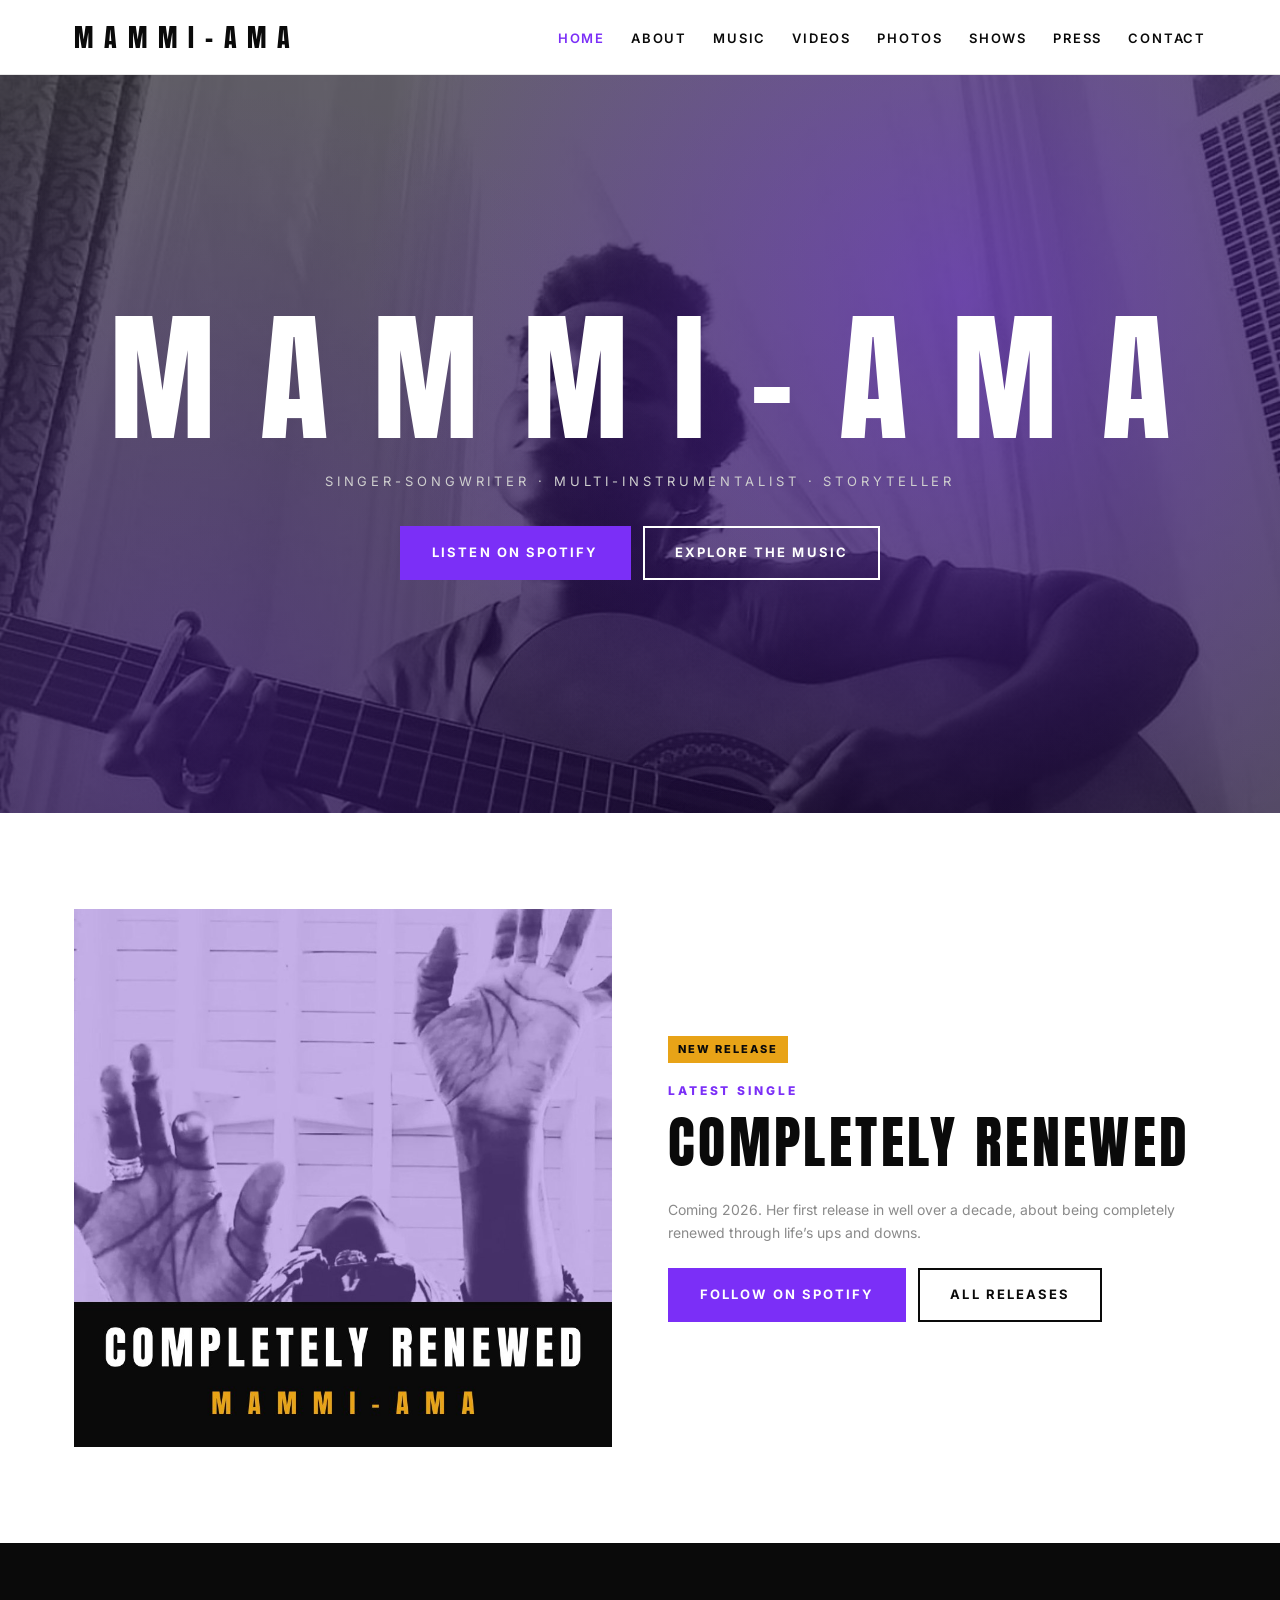
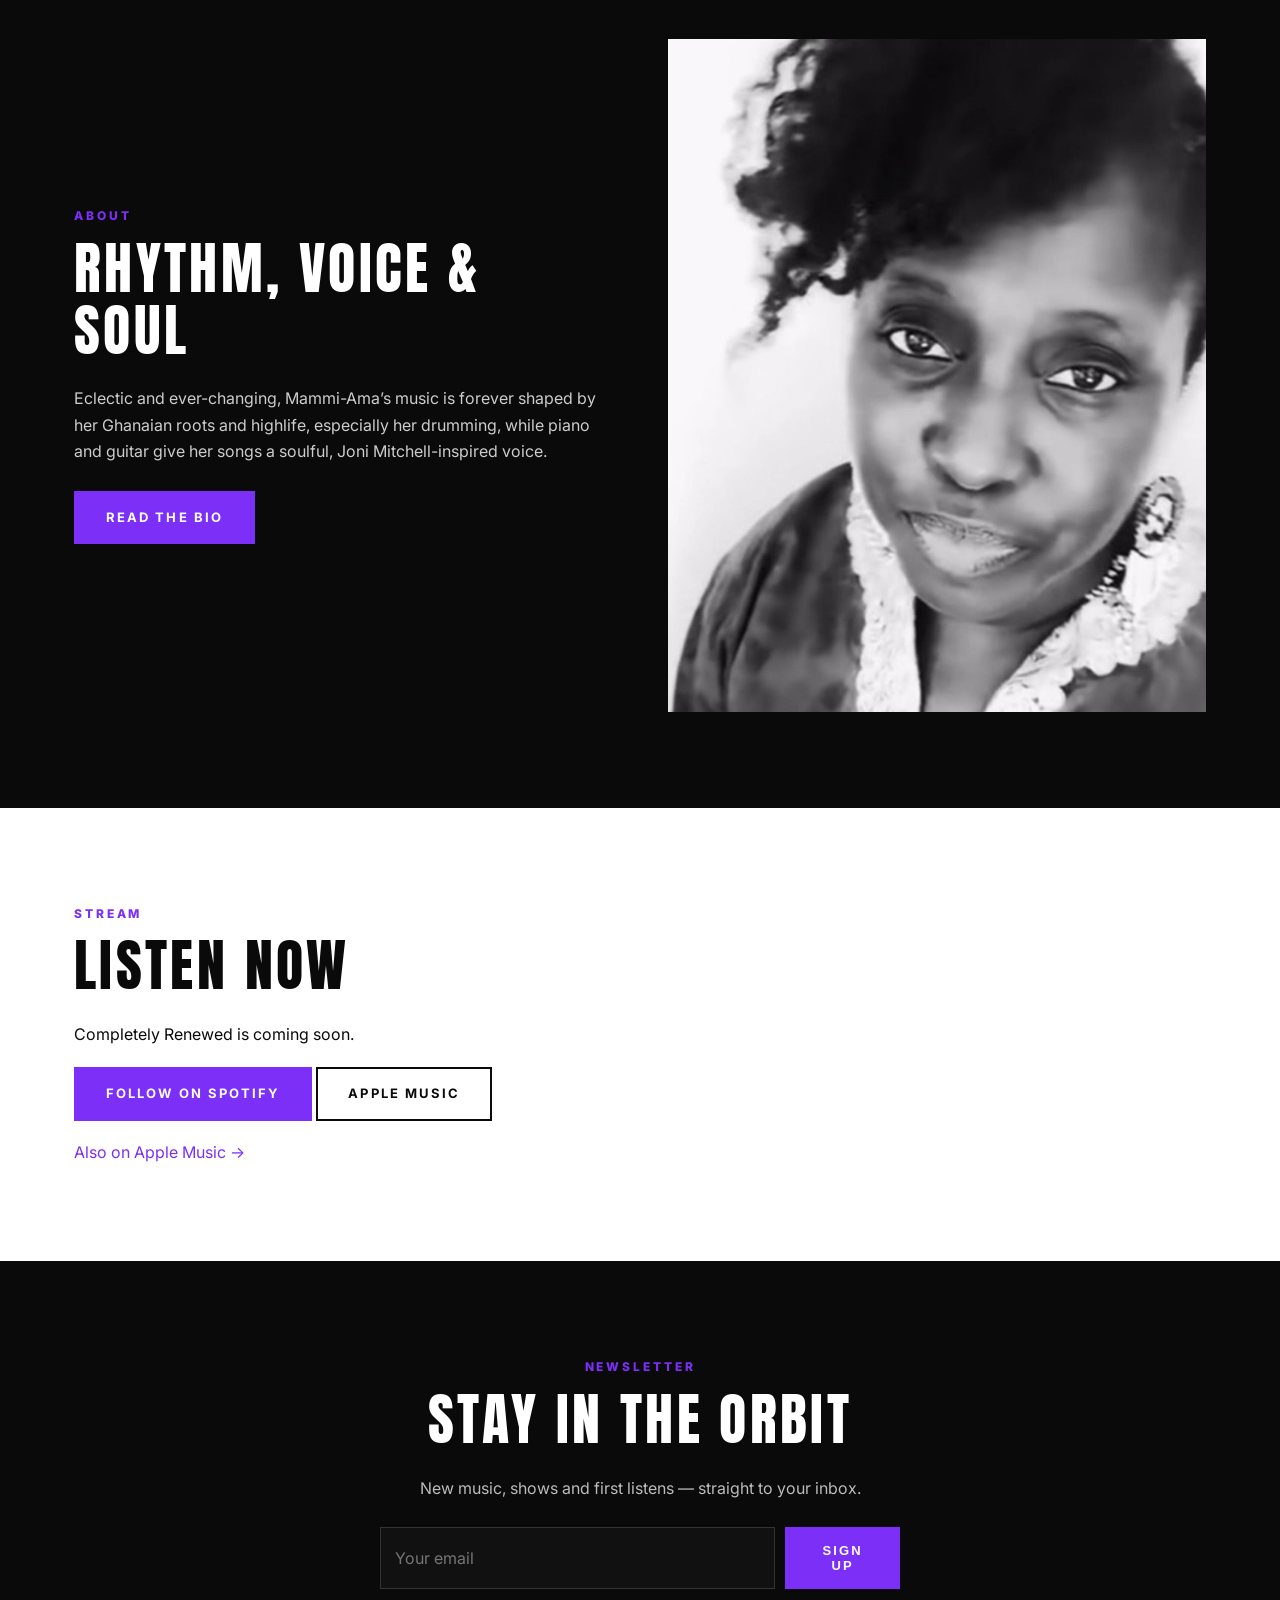
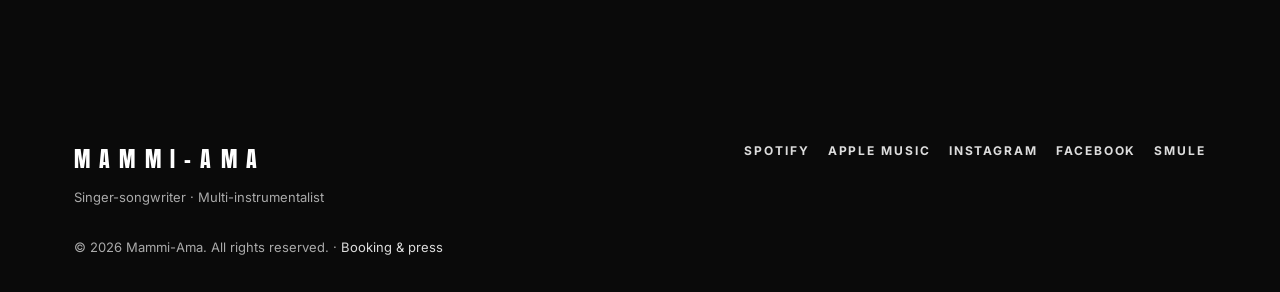
<file: index.html>
<!doctype html><html lang="en"><head><meta charset="utf-8"><meta name="viewport" content="width=device-width,initial-scale=1">
<title>Home | MAMMI-AMA</title><meta name="description" content="Mammi-Ama: Ashanti-American singer-songwriter and multi-instrumentalist telling stories across generations."><meta property="og:title" content="MAMMI-AMA"><meta property="og:description" content="Mammi-Ama: Ashanti-American singer-songwriter and multi-instrumentalist telling stories across generations.">
<link rel="stylesheet" href="assets/style.css"></head><body>
<header><div class="wrap nav"><a class="logo" href="index.html" aria-label="Mammi-Ama home">MAMMI-AMA</a><nav><button class="burger" aria-label="Menu">&#9776;</button><ul><li><a href="index.html" class=active>Home</a></li><li><a href="about.html">About</a></li><li><a href="music.html">Music</a></li><li><a href="videos.html">Videos</a></li><li><a href="photos.html">Photos</a></li><li><a href="shows.html">Shows</a></li><li><a href="press.html">Press</a></li><li><a href="contact.html">Contact</a></li></ul></nav></div></header>
<main>
<div class="hero photo"><div class="wrap"><h1>MAMMI-AMA</h1><p>Singer-songwriter · Multi-instrumentalist · Storyteller</p>
<a class="btn" href="https://open.spotify.com/artist/2Zk9RL8q5blu6VVr3xANS7" target="_blank" rel="noopener">Listen on Spotify</a> &nbsp; <a class="btn ghost" href="music.html">Explore the music</a></div></div>
<section><div class="wrap grid2"><div class="fig sq"><img src="assets/photos/cover-completely-renewed-concept.jpg" alt="Completely Renewed cover concept" loading="lazy"></div><div><span class="tag">New release</span>
<p class="kicker" style="margin-top:18px">Latest single</p><h2>Completely Renewed</h2><p class="muted" style="margin-bottom:24px">Coming 2026. Her first release in well over a decade, about being completely renewed through life’s ups and downs.</p>
<a class="btn" href="https://open.spotify.com/artist/2Zk9RL8q5blu6VVr3xANS7" target="_blank" rel="noopener">Follow on Spotify</a> &nbsp; <a class="btn ghost" href="music.html">All releases</a></div></div></section>
<section class="dark"><div class="wrap grid2"><div><p class="kicker">About</p><h2>Rhythm, voice &amp; soul</h2>
<p style="color:#ccc;margin-bottom:26px">Eclectic and ever-changing, Mammi-Ama’s music is forever shaped by her Ghanaian roots and highlife, especially her drumming, while piano and guitar give her songs a soulful, Joni Mitchell-inspired voice.</p>
<a class="btn" href="about.html">Read the bio</a></div><div class="fig tl"><img src="assets/photos/20-bw-close-portrait.jpg" alt="Mammi-Ama portrait" loading="lazy"></div></div></section>
<section><div class="wrap"><p class="kicker">Stream</p><h2>Listen now</h2><!-- Spotify embed hidden until tracks are live: <div class="embed"><iframe src="https://open.spotify.com/embed/artist/2Zk9RL8q5blu6VVr3xANS7?utm_source=generator&theme=0" height="380" allow="autoplay; clipboard-write; encrypted-media; fullscreen; picture-in-picture" loading="lazy" title="Mammi-Ama on Spotify"></iframe></div> --><p style="margin:0 0 20px">Completely Renewed is coming soon.</p><p><a class="btn" href="https://open.spotify.com/artist/2Zk9RL8q5blu6VVr3xANS7" target="_blank" rel="noopener">Follow on Spotify</a> <a class="btn ghost" href="https://itunes.apple.com/us/artist/mammi-ama/id1182056877" target="_blank" rel="noopener">Apple Music</a></p>
<p style="margin-top:18px"><a href="https://itunes.apple.com/us/artist/mammi-ama/id1182056877" target="_blank" rel="noopener">Also on Apple Music →</a></p></div></section>
<section class="dark" style="text-align:center"><div class="wrap"><p class="kicker">Newsletter</p><h2>Stay in the orbit</h2><p style="color:#bbb;margin-bottom:26px">New music, shows and first listens — straight to your inbox.</p>
<form class="news" action="https://api.web3forms.com/submit" method="POST"><input type="hidden" name="access_key" value="17199ece-8d6d-455c-b246-31e74fcf50c8"><input type="hidden" name="subject" value="Newsletter signup from mammiama.com"><input type="hidden" name="from_name" value="mammiama.com"><input type="hidden" name="redirect" value="https://mammiama.com/?subscribed=1"><input type="checkbox" name="botcheck" style="display:none" tabindex="-1" autocomplete="off"><input type="email" name="email" placeholder="Your email" required><button class="btn" type="submit">Sign up</button></form>
</div></section></main>
<footer><div class="wrap"><div class="row"><div><a class="logo" href="index.html">MAMMI-AMA</a><p style="margin-top:10px">Singer-songwriter · Multi-instrumentalist</p></div><div><div class="socials"><a href="https://open.spotify.com/artist/2Zk9RL8q5blu6VVr3xANS7" target="_blank" rel="noopener">Spotify</a><a href="https://itunes.apple.com/us/artist/mammi-ama/id1182056877" target="_blank" rel="noopener">Apple Music</a><a href="https://www.instagram.com/mammiama" target="_blank" rel="noopener">Instagram</a><a href="http://www.facebook.com/mammiama" target="_blank" rel="noopener">Facebook</a><a href="https://www.smule.com/sing-profile/mammiama" target="_blank" rel="noopener">Smule</a></div></div></div>
<p>&copy; 2026 Mammi-Ama. All rights reserved. · <a href="contact.html">Booking &amp; press</a></p></div></footer>
<script src="assets/main.js"></script><script>if(location.search.indexOf("subscribed=1")>-1){var f=document.querySelector("form");if(f){var p=document.createElement("p");p.textContent="Thank you for signing up! You're in the orbit.";p.style.cssText="margin-top:14px;color:#7B2FF7;font-weight:600";f.after(p);if("subscribed"==="subscribed")f.scrollIntoView({block:"center"});}}</script></body></html>
</file>
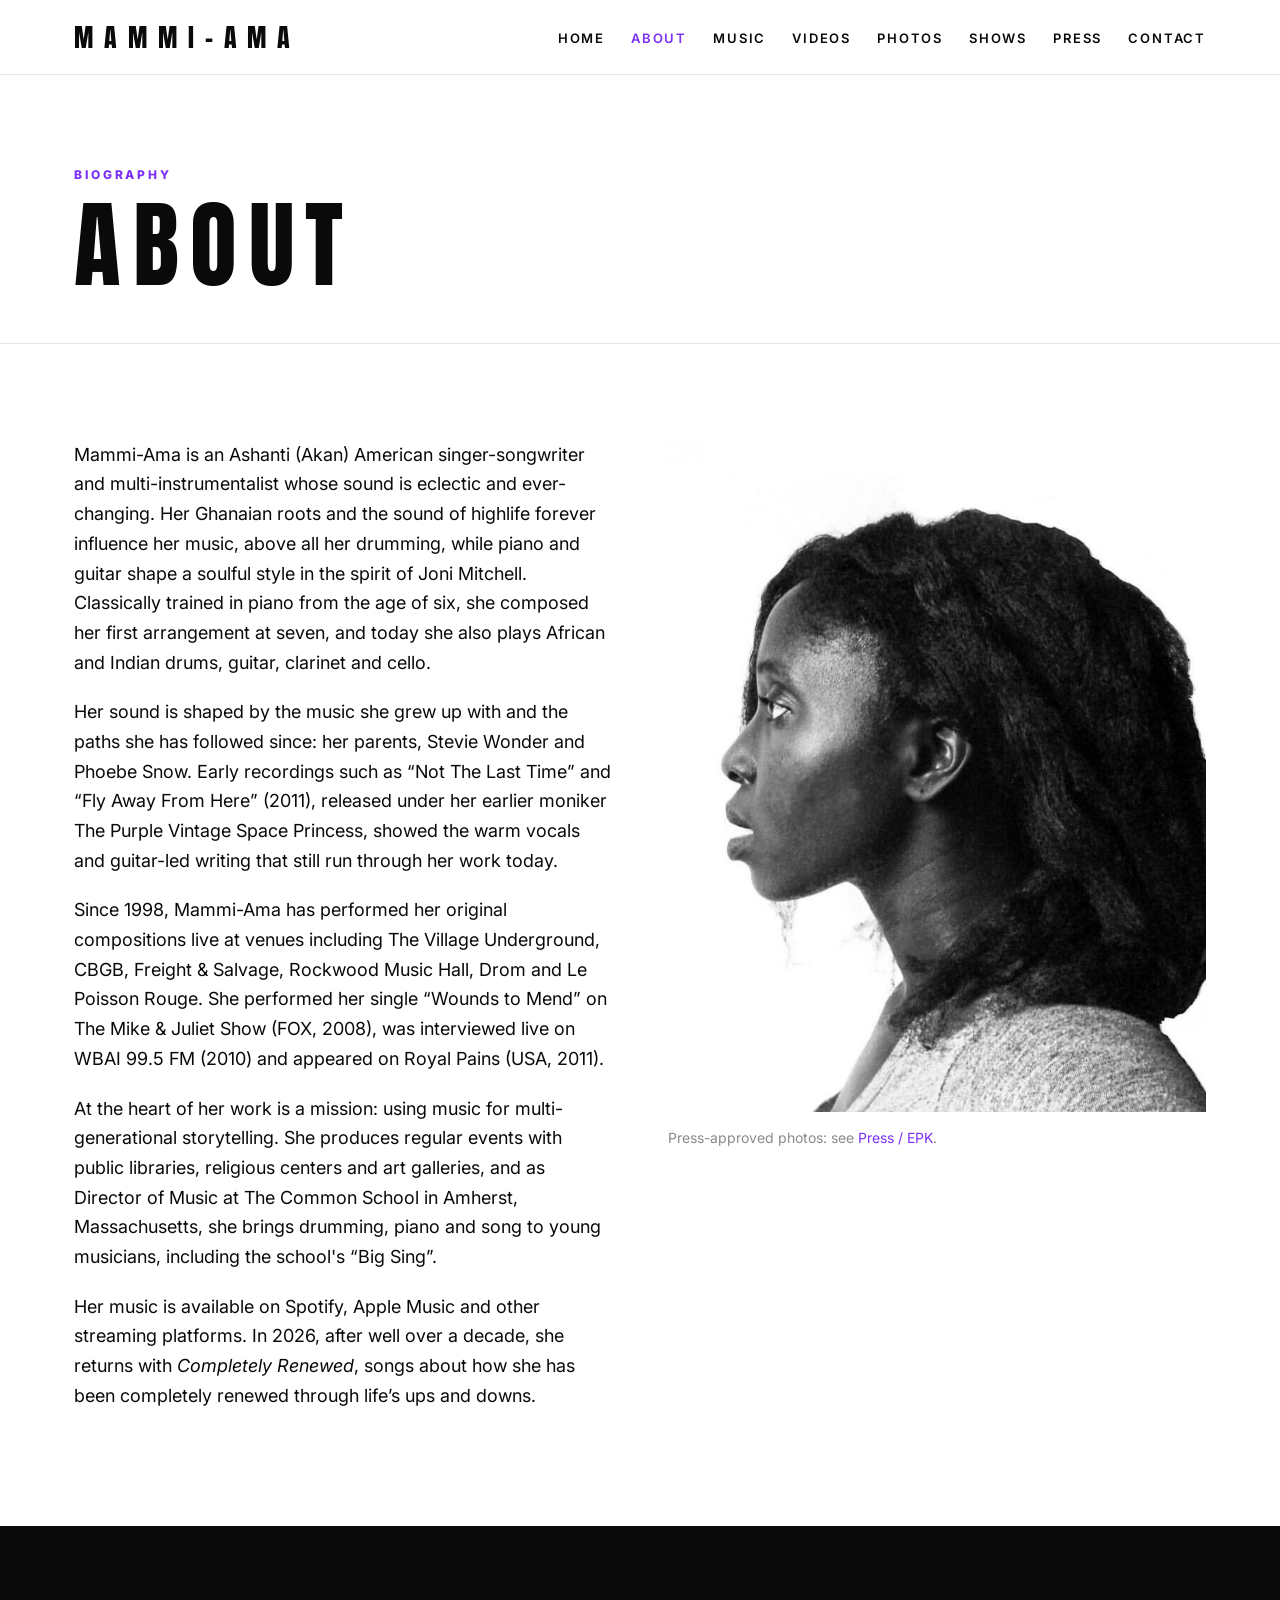
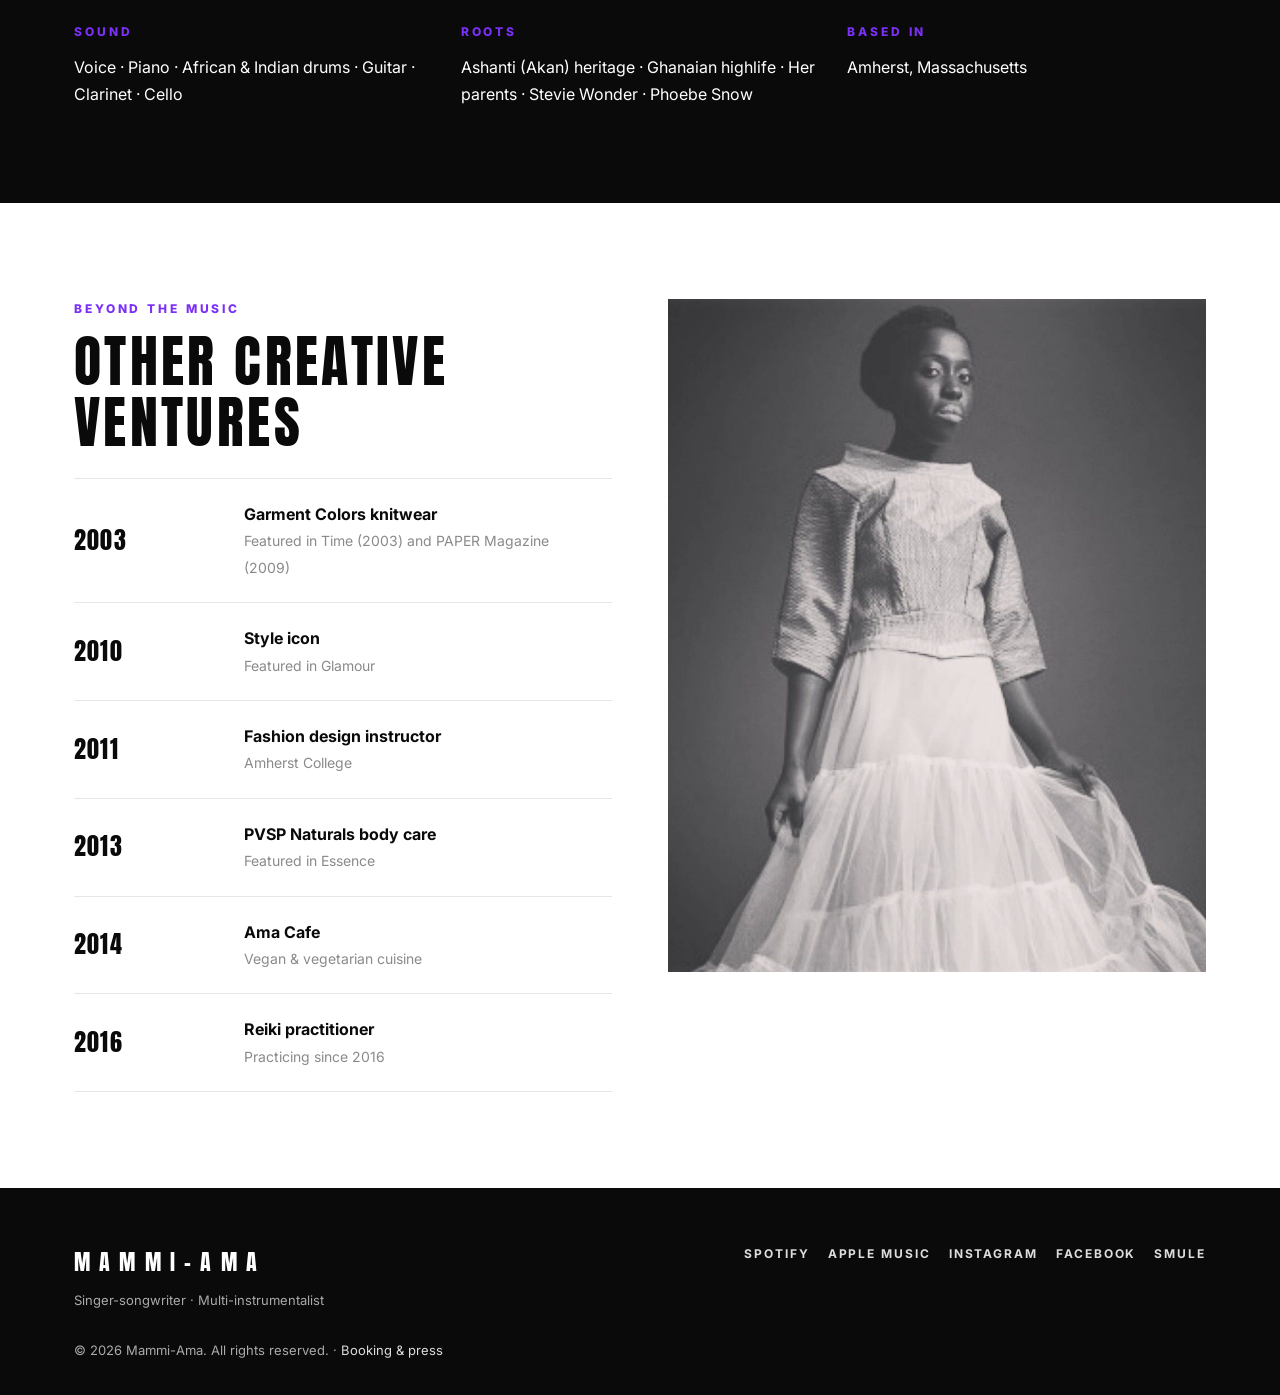
<file: about.html>
<!doctype html><html lang="en"><head><meta charset="utf-8"><meta name="viewport" content="width=device-width,initial-scale=1">
<title>About | MAMMI-AMA</title><meta name="description" content="Mammi-Ama: Ashanti-American singer-songwriter and multi-instrumentalist telling stories across generations."><meta property="og:title" content="MAMMI-AMA"><meta property="og:description" content="Mammi-Ama: Ashanti-American singer-songwriter and multi-instrumentalist telling stories across generations.">
<link rel="stylesheet" href="assets/style.css"></head><body>
<header><div class="wrap nav"><a class="logo" href="index.html" aria-label="Mammi-Ama home">MAMMI-AMA</a><nav><button class="burger" aria-label="Menu">&#9776;</button><ul><li><a href="index.html">Home</a></li><li><a href="about.html" class=active>About</a></li><li><a href="music.html">Music</a></li><li><a href="videos.html">Videos</a></li><li><a href="photos.html">Photos</a></li><li><a href="shows.html">Shows</a></li><li><a href="press.html">Press</a></li><li><a href="contact.html">Contact</a></li></ul></nav></div></header>
<main><div class="pagehead"><div class="wrap"><p class="kicker">Biography</p><h1>About</h1></div></div>
<section><div class="wrap grid2" style="align-items:start"><div class="bio">
<p>Mammi-Ama is an Ashanti (Akan) American singer-songwriter and multi-instrumentalist whose sound is eclectic and ever-changing. Her Ghanaian roots and the sound of highlife forever influence her music, above all her drumming, while piano and guitar shape a soulful style in the spirit of Joni Mitchell. Classically trained in piano from the age of six, she composed her first arrangement at seven, and today she also plays African and Indian drums, guitar, clarinet and cello.</p>
<p>Her sound is shaped by the music she grew up with and the paths she has followed since: her parents, Stevie Wonder and Phoebe Snow. Early recordings such as “Not The Last Time” and “Fly Away From Here” (2011), released under her earlier moniker The Purple Vintage Space Princess, showed the warm vocals and guitar-led writing that still run through her work today.</p>
<p>Since 1998, Mammi-Ama has performed her original compositions live at venues including The Village Underground, CBGB, Freight &amp; Salvage, Rockwood Music Hall, Drom and Le Poisson Rouge. She performed her single “Wounds to Mend” on The Mike &amp; Juliet Show (FOX, 2008), was interviewed live on WBAI 99.5 FM (2010) and appeared on Royal Pains (USA, 2011).</p>
<p>At the heart of her work is a mission: using music for multi-generational storytelling. She produces regular events with public libraries, religious centers and art galleries, and as Director of Music at The Common School in Amherst, Massachusetts, she brings drumming, piano and song to young musicians, including the school's “Big Sing”.</p>
<p>Her music is available on Spotify, Apple Music and other streaming platforms. In 2026, after well over a decade, she returns with <em>Completely Renewed</em>, songs about how she has been completely renewed through life’s ups and downs.</p>
</div><div><div class="fig tl"><img src="assets/photos/06-bw-side-profile.jpg" alt="Mammi-Ama, black-and-white profile portrait" loading="lazy"></div><p class="muted" style="margin-top:14px">Press-approved photos: see <a href="press.html">Press / EPK</a>.</p></div></div></section>
<section class="dark"><div class="wrap grid3"><div><p class="kicker">Sound</p><p>Voice · Piano · African &amp; Indian drums · Guitar · Clarinet · Cello</p></div><div><p class="kicker">Roots</p><p>Ashanti (Akan) heritage · Ghanaian highlife · Her parents · Stevie Wonder · Phoebe Snow</p></div><div><p class="kicker">Based in</p><p>Amherst, Massachusetts</p></div></div></section>
<section><div class="wrap"><div class="grid2" style="align-items:start"><div><p class="kicker">Beyond the music</p><h2>Other creative ventures</h2><ul class="list">
<li><span class="date">2003</span><div><strong>Garment Colors knitwear</strong><br><span class="muted">Featured in Time (2003) and PAPER Magazine (2009)</span></div><span></span></li>
<li><span class="date">2010</span><div><strong>Style icon</strong><br><span class="muted">Featured in Glamour</span></div><span></span></li>
<li><span class="date">2011</span><div><strong>Fashion design instructor</strong><br><span class="muted">Amherst College</span></div><span></span></li>
<li><span class="date">2013</span><div><strong>PVSP Naturals body care</strong><br><span class="muted">Featured in Essence</span></div><span></span></li>
<li><span class="date">2014</span><div><strong>Ama Cafe</strong><br><span class="muted">Vegan &amp; vegetarian cuisine</span></div><span></span></li>
<li><span class="date">2016</span><div><strong>Reiki practitioner</strong><br><span class="muted">Practicing since 2016</span></div><span></span></li></ul></div><div class="fig tl"><img src="assets/photos/03-bw-studio-gown.jpg" alt="Mammi-Ama in a gown, black and white" loading="lazy"></div></div></div></section></main>
<footer><div class="wrap"><div class="row"><div><a class="logo" href="index.html">MAMMI-AMA</a><p style="margin-top:10px">Singer-songwriter · Multi-instrumentalist</p></div><div><div class="socials"><a href="https://open.spotify.com/artist/2Zk9RL8q5blu6VVr3xANS7" target="_blank" rel="noopener">Spotify</a><a href="https://itunes.apple.com/us/artist/mammi-ama/id1182056877" target="_blank" rel="noopener">Apple Music</a><a href="https://www.instagram.com/mammiama" target="_blank" rel="noopener">Instagram</a><a href="http://www.facebook.com/mammiama" target="_blank" rel="noopener">Facebook</a><a href="https://www.smule.com/sing-profile/mammiama" target="_blank" rel="noopener">Smule</a></div></div></div>
<p>&copy; 2026 Mammi-Ama. All rights reserved. · <a href="contact.html">Booking &amp; press</a></p></div></footer>
<script src="assets/main.js"></script></body></html>
</file>
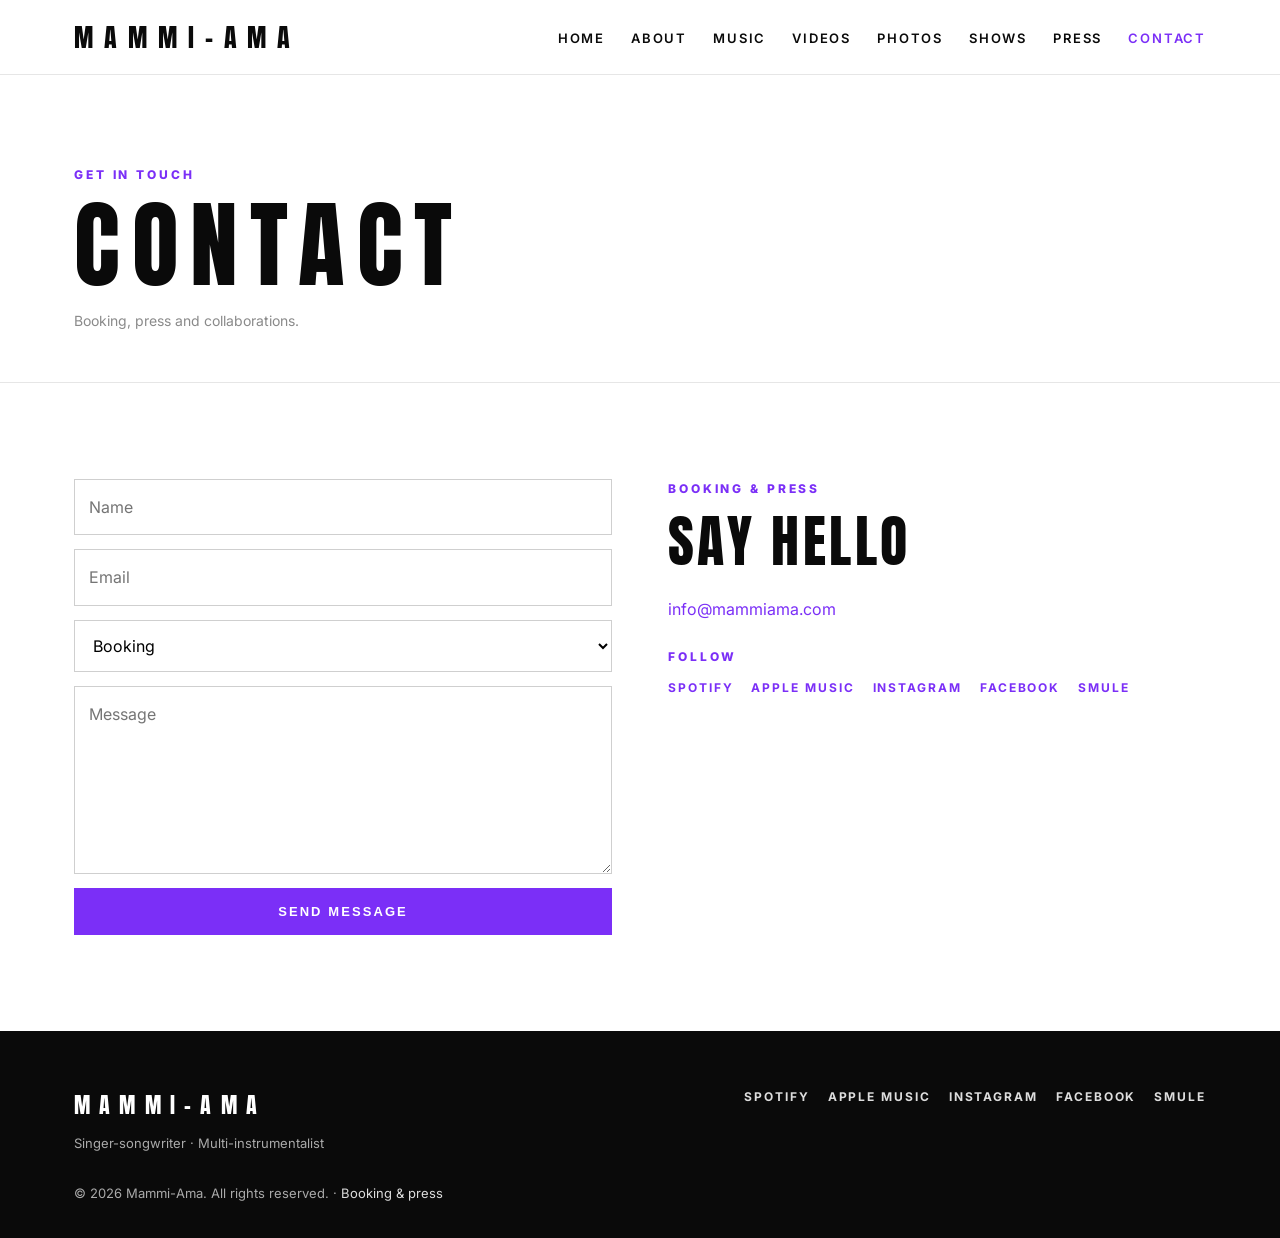
<file: contact.html>
<!doctype html><html lang="en"><head><meta charset="utf-8"><meta name="viewport" content="width=device-width,initial-scale=1">
<title>Contact | MAMMI-AMA</title><meta name="description" content="Mammi-Ama: Ashanti-American singer-songwriter and multi-instrumentalist telling stories across generations."><meta property="og:title" content="MAMMI-AMA"><meta property="og:description" content="Mammi-Ama: Ashanti-American singer-songwriter and multi-instrumentalist telling stories across generations.">
<link rel="stylesheet" href="assets/style.css"></head><body>
<header><div class="wrap nav"><a class="logo" href="index.html" aria-label="Mammi-Ama home">MAMMI-AMA</a><nav><button class="burger" aria-label="Menu">&#9776;</button><ul><li><a href="index.html">Home</a></li><li><a href="about.html">About</a></li><li><a href="music.html">Music</a></li><li><a href="videos.html">Videos</a></li><li><a href="photos.html">Photos</a></li><li><a href="shows.html">Shows</a></li><li><a href="press.html">Press</a></li><li><a href="contact.html" class=active>Contact</a></li></ul></nav></div></header>
<main><div class="pagehead"><div class="wrap"><p class="kicker">Get in touch</p><h1>Contact</h1><p class=muted style=margin-top:16px>Booking, press and collaborations.</p></div></div>
<section><div class="wrap grid2" style="align-items:start"><div>
<form action="https://api.web3forms.com/submit" method="POST"><input type="hidden" name="access_key" value="17199ece-8d6d-455c-b246-31e74fcf50c8"><input type="hidden" name="subject" value="New message from mammiama.com"><input type="hidden" name="from_name" value="mammiama.com"><input type="hidden" name="redirect" value="https://mammiama.com/contact.html?sent=1"><input type="checkbox" name="botcheck" style="display:none" tabindex="-1" autocomplete="off"><input name="name" placeholder="Name" required><input type="email" name="email" placeholder="Email" required>
<select name="topic"><option>Booking</option><option>Press</option><option>Collaboration</option><option>Other</option></select><textarea name="message" rows="6" placeholder="Message" required></textarea><button class="btn" type="submit">Send message</button></form>
</div>
<div><p class="kicker">Booking &amp; press</p><h2>Say hello</h2><p style="margin-bottom:24px"><a href="mailto:info@mammiama.com">info@mammiama.com</a></p><p class="kicker">Follow</p><div class="socials"><a href="https://open.spotify.com/artist/2Zk9RL8q5blu6VVr3xANS7" target="_blank" rel="noopener">Spotify</a><a href="https://itunes.apple.com/us/artist/mammi-ama/id1182056877" target="_blank" rel="noopener">Apple Music</a><a href="https://www.instagram.com/mammiama" target="_blank" rel="noopener">Instagram</a><a href="http://www.facebook.com/mammiama" target="_blank" rel="noopener">Facebook</a><a href="https://www.smule.com/sing-profile/mammiama" target="_blank" rel="noopener">Smule</a></div></div></div></section></main>
<footer><div class="wrap"><div class="row"><div><a class="logo" href="index.html">MAMMI-AMA</a><p style="margin-top:10px">Singer-songwriter · Multi-instrumentalist</p></div><div><div class="socials"><a href="https://open.spotify.com/artist/2Zk9RL8q5blu6VVr3xANS7" target="_blank" rel="noopener">Spotify</a><a href="https://itunes.apple.com/us/artist/mammi-ama/id1182056877" target="_blank" rel="noopener">Apple Music</a><a href="https://www.instagram.com/mammiama" target="_blank" rel="noopener">Instagram</a><a href="http://www.facebook.com/mammiama" target="_blank" rel="noopener">Facebook</a><a href="https://www.smule.com/sing-profile/mammiama" target="_blank" rel="noopener">Smule</a></div></div></div>
<p>&copy; 2026 Mammi-Ama. All rights reserved. · <a href="contact.html">Booking &amp; press</a></p></div></footer>
<script src="assets/main.js"></script><script>if(location.search.indexOf("sent=1")>-1){var f=document.querySelector("form");if(f){var p=document.createElement("p");p.textContent="Thank you! Your message was sent.";p.style.cssText="margin-top:14px;color:#7B2FF7;font-weight:600";f.after(p);if("sent"==="subscribed")f.scrollIntoView({block:"center"});}}</script></body></html>
</file>
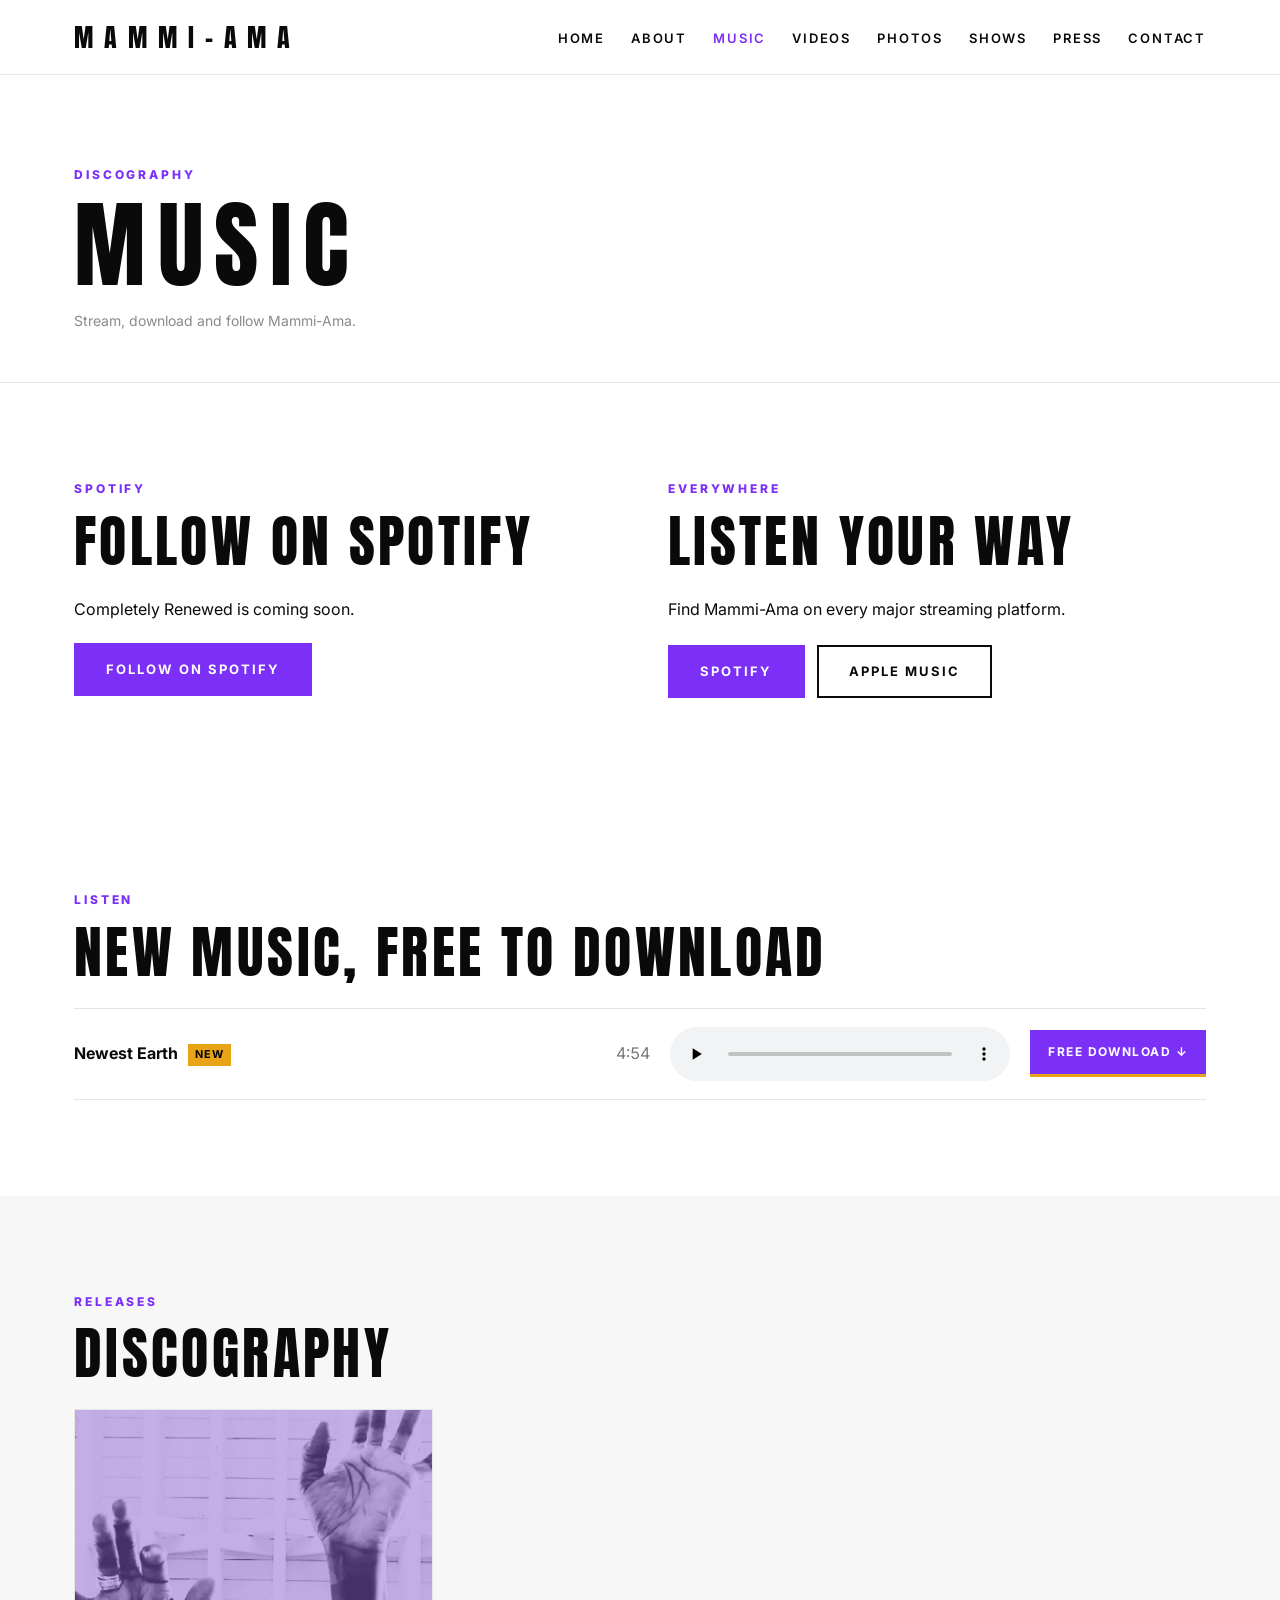
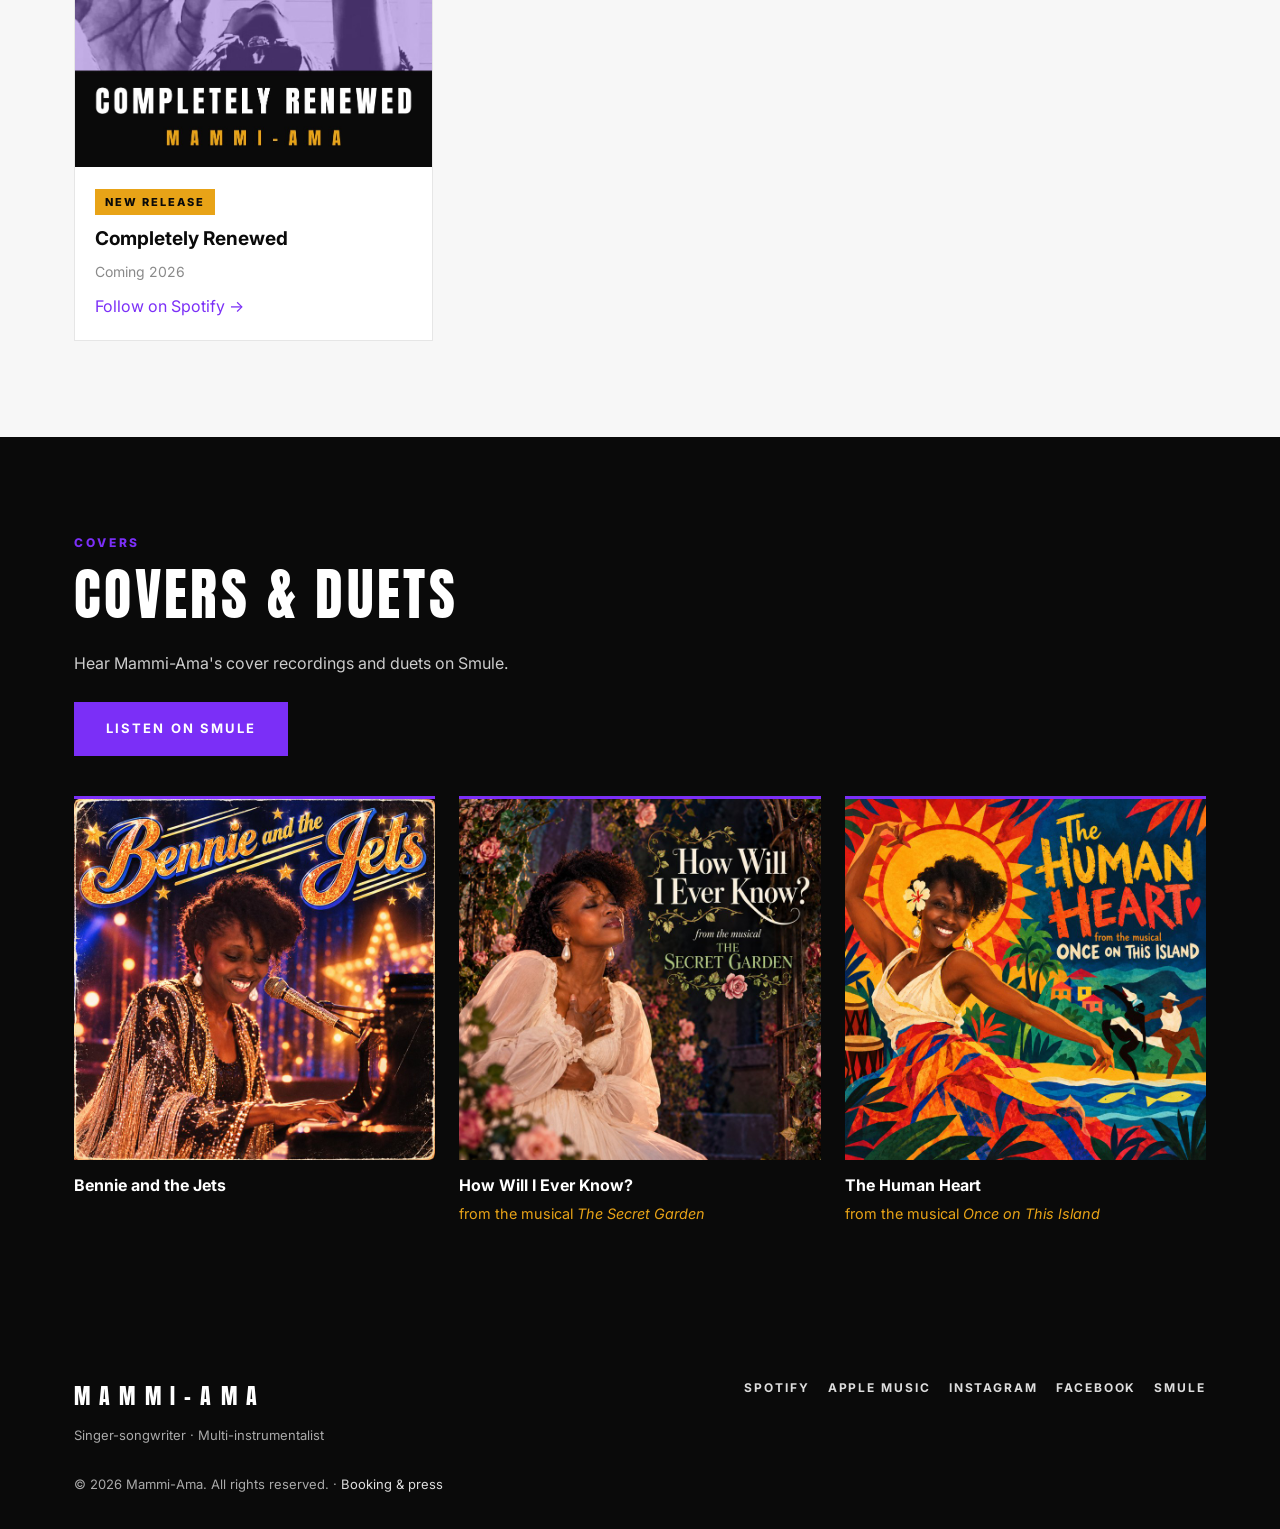
<file: music.html>
<!doctype html><html lang="en"><head><meta charset="utf-8"><meta name="viewport" content="width=device-width,initial-scale=1">
<title>Music | MAMMI-AMA</title><meta name="description" content="Mammi-Ama: Ashanti-American singer-songwriter and multi-instrumentalist telling stories across generations."><meta property="og:title" content="MAMMI-AMA"><meta property="og:description" content="Mammi-Ama: Ashanti-American singer-songwriter and multi-instrumentalist telling stories across generations.">
<link rel="stylesheet" href="assets/style.css"></head><body>
<header><div class="wrap nav"><a class="logo" href="index.html" aria-label="Mammi-Ama home">MAMMI-AMA</a><nav><button class="burger" aria-label="Menu">&#9776;</button><ul><li><a href="index.html">Home</a></li><li><a href="about.html">About</a></li><li><a href="music.html" class=active>Music</a></li><li><a href="videos.html">Videos</a></li><li><a href="photos.html">Photos</a></li><li><a href="shows.html">Shows</a></li><li><a href="press.html">Press</a></li><li><a href="contact.html">Contact</a></li></ul></nav></div></header>
<main><div class="pagehead"><div class="wrap"><p class="kicker">Discography</p><h1>Music</h1><p class=muted style=margin-top:16px>Stream, download and follow Mammi-Ama.</p></div></div>
<section><div class="wrap grid2" style="align-items:start"><div><p class="kicker">Spotify</p><h2>Follow on Spotify</h2><!-- Spotify embed hidden until tracks are live: <div class="embed"><iframe src="https://open.spotify.com/embed/artist/2Zk9RL8q5blu6VVr3xANS7?utm_source=generator&theme=0" height="380" allow="autoplay; clipboard-write; encrypted-media; fullscreen; picture-in-picture" loading="lazy" title="Mammi-Ama on Spotify"></iframe></div> --><p style="margin:0 0 20px">Completely Renewed is coming soon.</p><p><a class="btn" href="https://open.spotify.com/artist/2Zk9RL8q5blu6VVr3xANS7" target="_blank" rel="noopener">Follow on Spotify</a></p></div>
<div><p class="kicker">Everywhere</p><h2>Listen your way</h2><p style="margin-bottom:22px">Find Mammi-Ama on every major streaming platform.</p>
<p><a class="btn" href="https://open.spotify.com/artist/2Zk9RL8q5blu6VVr3xANS7" target="_blank" rel="noopener">Spotify</a> &nbsp; <a class="btn ghost" href="https://itunes.apple.com/us/artist/mammi-ama/id1182056877" target="_blank" rel="noopener" style="color:var(--k)">Apple Music</a></p>
</div></div></section><section><div class="wrap"><p class="kicker">Listen</p><h2>New music, free to download</h2><ul class="tracks"><li class="track"><div class="track-meta"><strong>Newest Earth</strong> <span class="tag-new">New</span></div><span class="track-dur">4:54</span><audio controls preload="none" src="assets/audio/newest-earth.mp3">Your browser does not support audio playback.</audio><a class="btn-dl" href="assets/audio/newest-earth.mp3" download="Mammi-Ama - Newest Earth.mp3">Free download ↓</a></li></ul></div></section>
<section style="background:#f7f7f7"><div class="wrap"><p class="kicker">Releases</p><h2>Discography</h2><div class="grid3"><div class="card"><div class="fig sq"><img src="assets/photos/cover-completely-renewed-concept.jpg" alt="Completely Renewed cover concept"></div><div class="body"><span class=tag>New release</span><h3 style="margin-top:8px">Completely Renewed</h3><p class="muted">Coming 2026</p><p style="margin-top:10px"><a href="https://open.spotify.com/artist/2Zk9RL8q5blu6VVr3xANS7" target="_blank" rel="noopener">Follow on Spotify →</a></p></div></div></div></div></section>
<section class="dark"><div class="wrap grid2"><div><p class="kicker">Covers</p><h2>Covers &amp; duets</h2><p style="color:#ccc;margin-bottom:26px">Hear Mammi-Ama&#39;s cover recordings and duets on Smule.</p><a class="btn" href="https://www.smule.com/sing-profile/mammiama" target="_blank" rel="noopener">Listen on Smule</a></div><div></div></div><div class="wrap"><div class="covers-row"><a class="cover-card" href="https://www.smule.com/sing-profile/mammiama" target="_blank" rel="noopener"><img src="assets/photos/cover-bennie-and-the-jets.jpg" alt="Bennie and the Jets cover art" loading="lazy"><span class="cover-title">Bennie and the Jets</span></a><a class="cover-card" href="https://www.smule.com/sing-profile/mammiama" target="_blank" rel="noopener"><img src="assets/photos/cover-how-will-i-ever-know.jpg" alt="How Will I Ever Know? cover art" loading="lazy"><span class="cover-title">How Will I Ever Know?</span><span class="cover-sub">from the musical <em>The Secret Garden</em></span></a><a class="cover-card" href="https://www.smule.com/sing-profile/mammiama" target="_blank" rel="noopener"><img src="assets/photos/cover-the-human-heart.jpg" alt="The Human Heart cover art" loading="lazy"><span class="cover-title">The Human Heart</span><span class="cover-sub">from the musical <em>Once on This Island</em></span></a></div></div></section>
</main>
<footer><div class="wrap"><div class="row"><div><a class="logo" href="index.html">MAMMI-AMA</a><p style="margin-top:10px">Singer-songwriter · Multi-instrumentalist</p></div><div><div class="socials"><a href="https://open.spotify.com/artist/2Zk9RL8q5blu6VVr3xANS7" target="_blank" rel="noopener">Spotify</a><a href="https://itunes.apple.com/us/artist/mammi-ama/id1182056877" target="_blank" rel="noopener">Apple Music</a><a href="https://www.instagram.com/mammiama" target="_blank" rel="noopener">Instagram</a><a href="http://www.facebook.com/mammiama" target="_blank" rel="noopener">Facebook</a><a href="https://www.smule.com/sing-profile/mammiama" target="_blank" rel="noopener">Smule</a></div></div></div>
<p>&copy; 2026 Mammi-Ama. All rights reserved. · <a href="contact.html">Booking &amp; press</a></p></div></footer>
<script src="assets/main.js"></script></body></html>
</file>
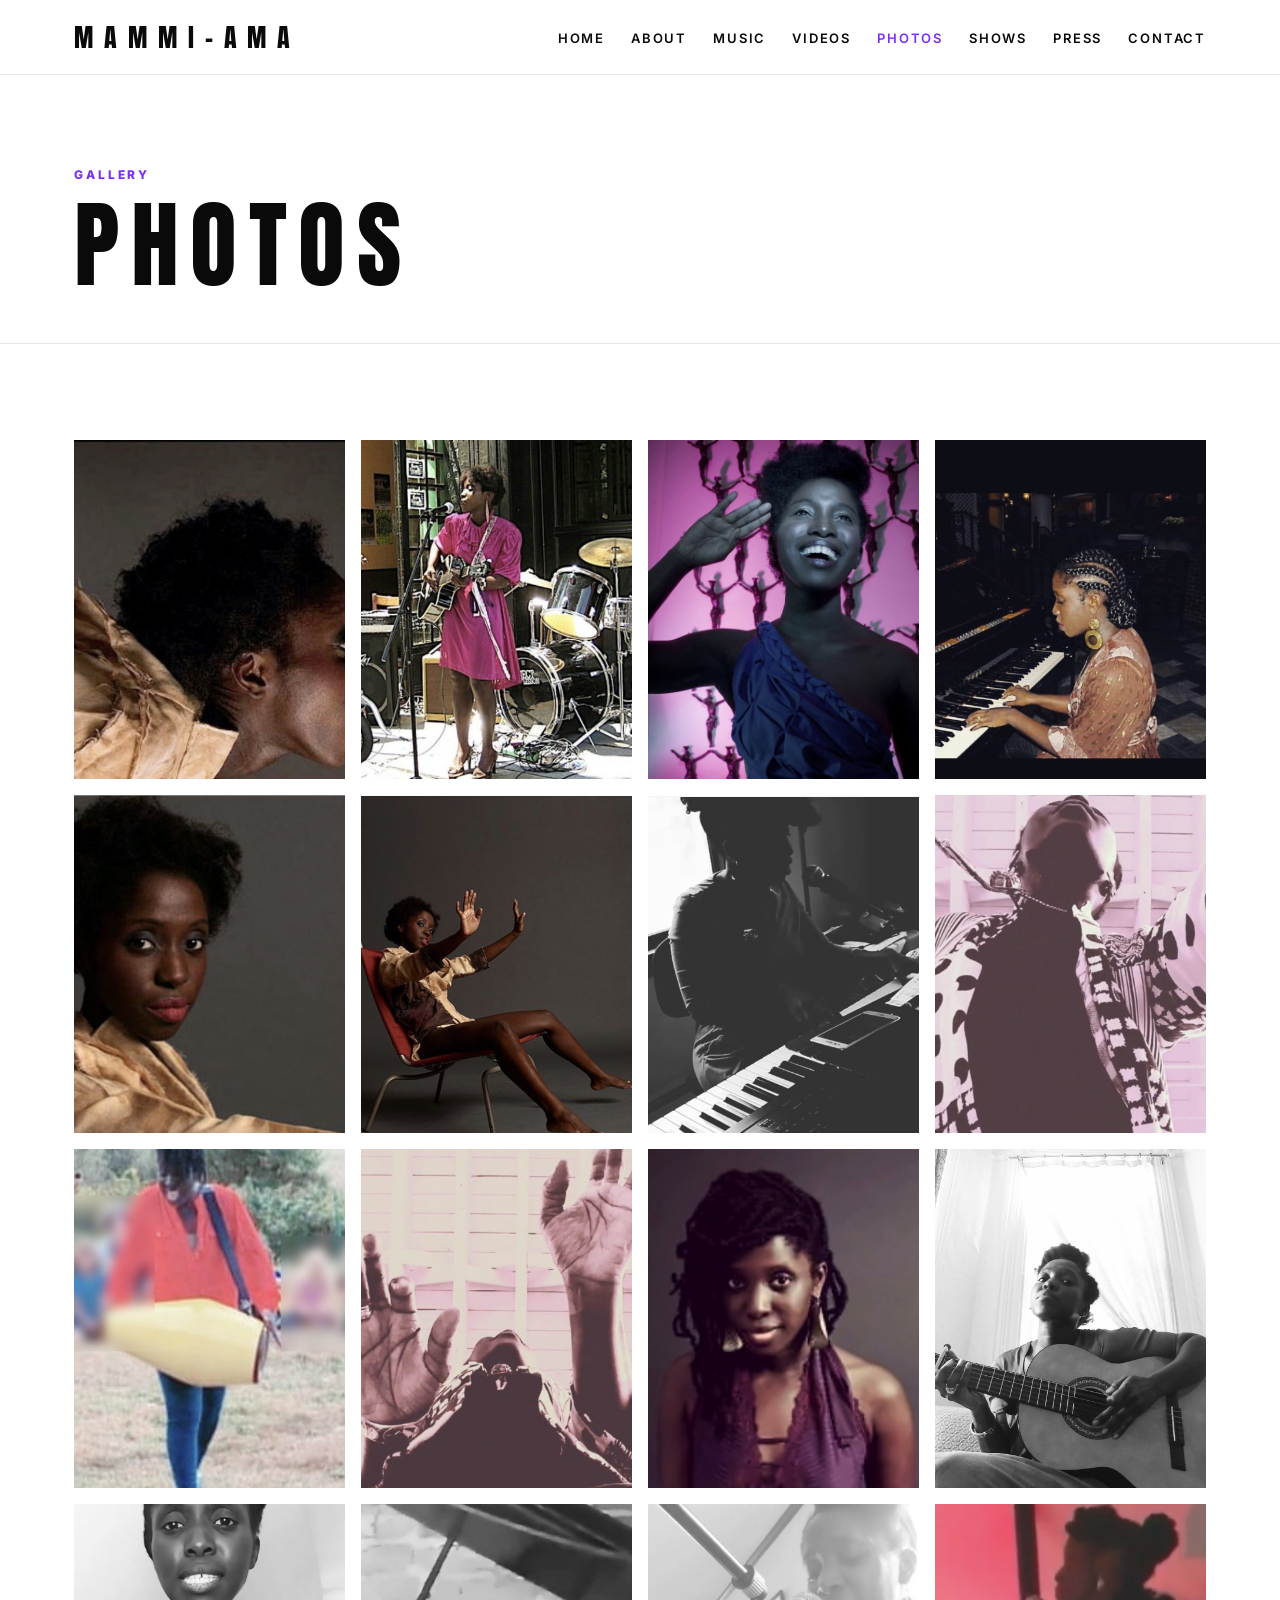
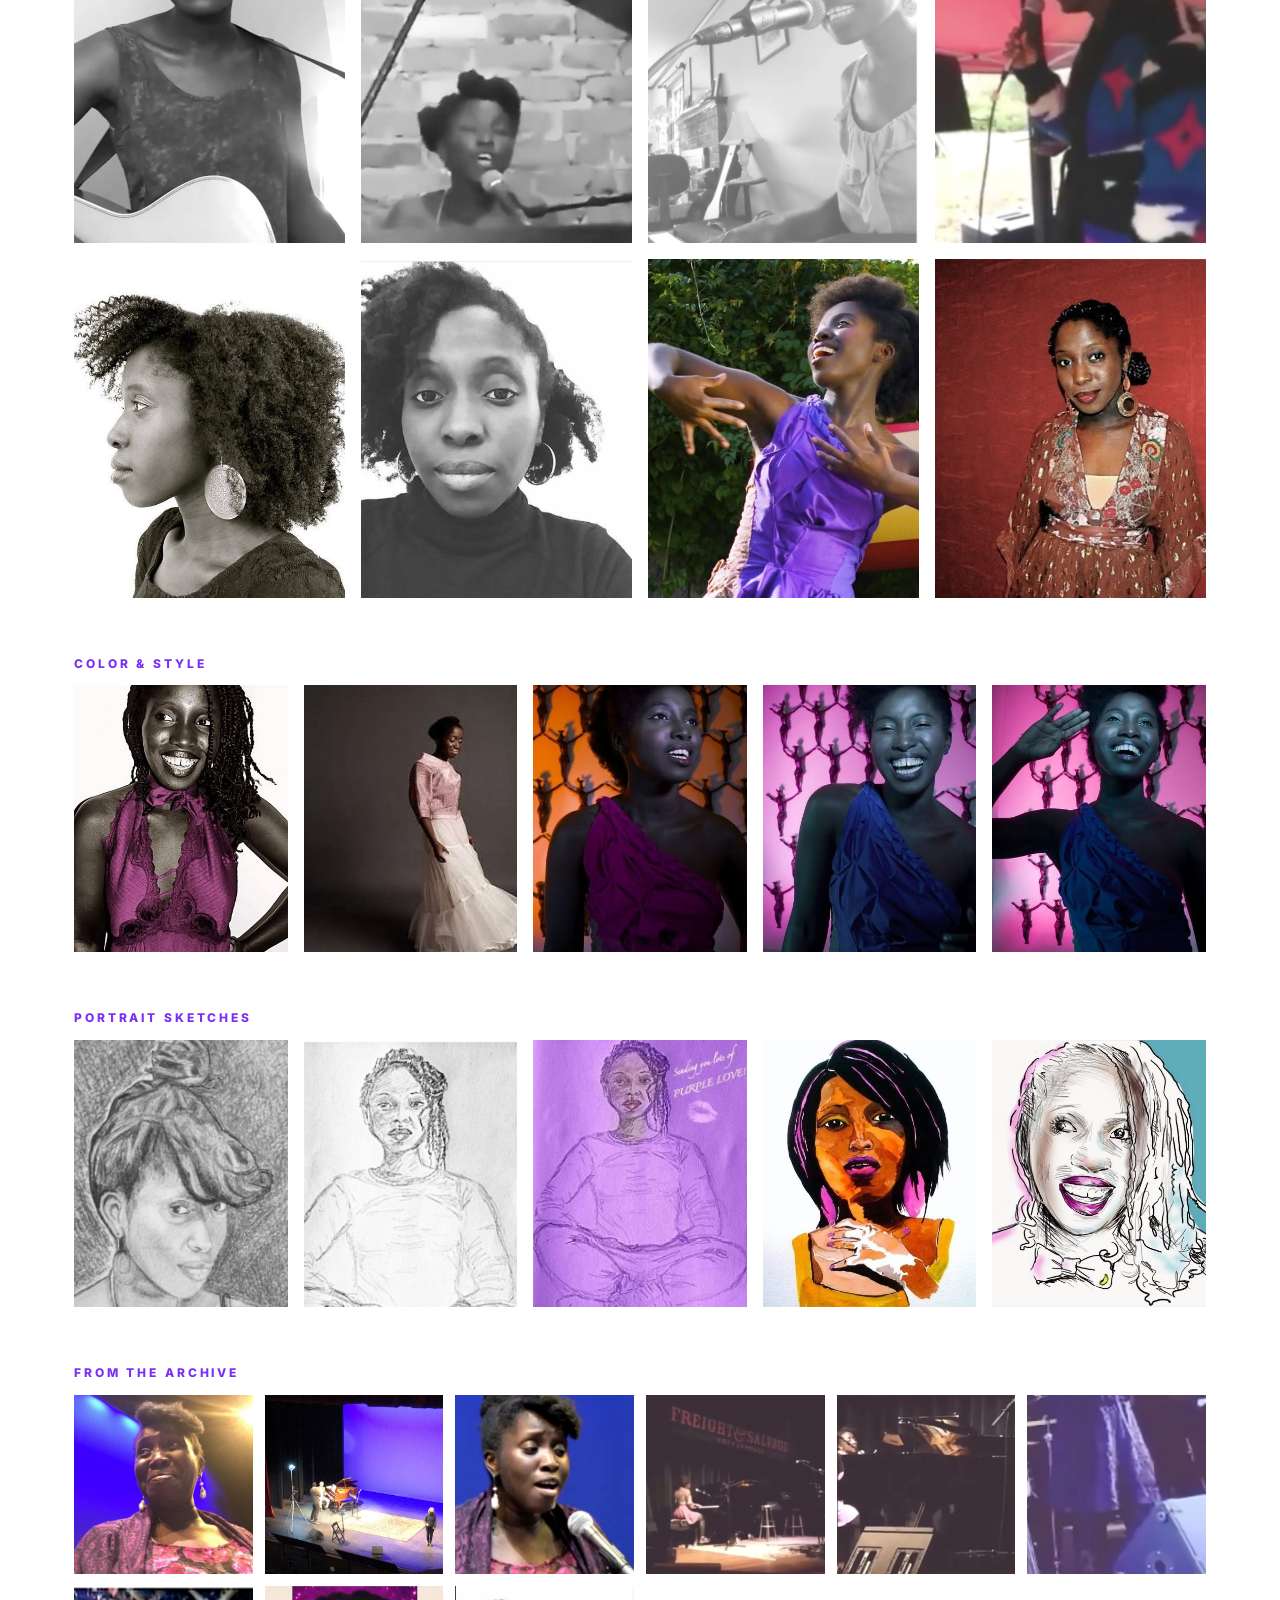
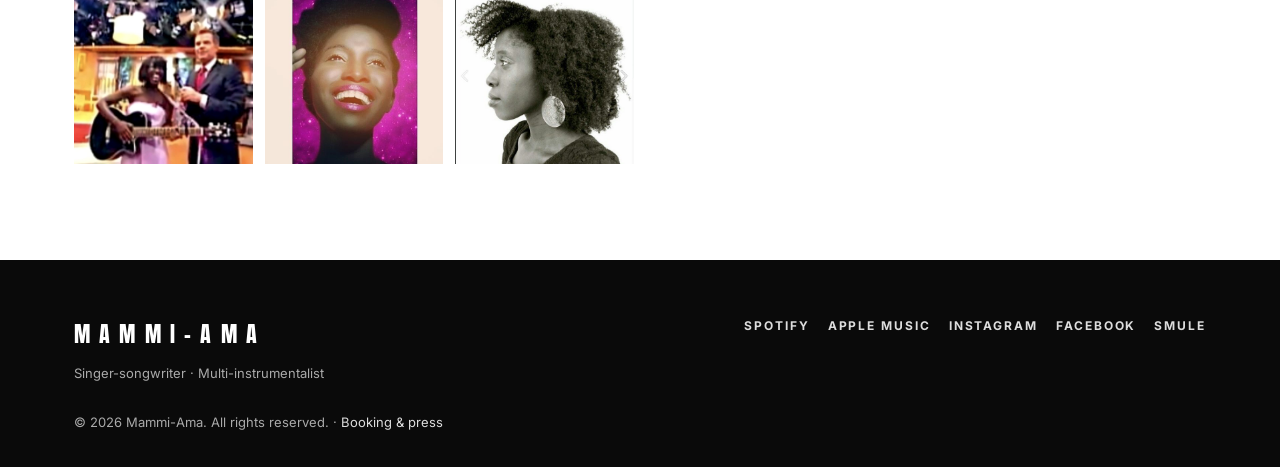
<file: photos.html>
<!doctype html><html lang="en"><head><meta charset="utf-8"><meta name="viewport" content="width=device-width,initial-scale=1">
<title>Photos | MAMMI-AMA</title><meta name="description" content="Mammi-Ama: Ashanti-American singer-songwriter and multi-instrumentalist telling stories across generations."><meta property="og:title" content="MAMMI-AMA"><meta property="og:description" content="Mammi-Ama: Ashanti-American singer-songwriter and multi-instrumentalist telling stories across generations.">
<link rel="stylesheet" href="assets/style.css"></head><body>
<header><div class="wrap nav"><a class="logo" href="index.html" aria-label="Mammi-Ama home">MAMMI-AMA</a><nav><button class="burger" aria-label="Menu">&#9776;</button><ul><li><a href="index.html">Home</a></li><li><a href="about.html">About</a></li><li><a href="music.html">Music</a></li><li><a href="videos.html">Videos</a></li><li><a href="photos.html" class=active>Photos</a></li><li><a href="shows.html">Shows</a></li><li><a href="press.html">Press</a></li><li><a href="contact.html">Contact</a></li></ul></nav></div></header>
<main><div class="pagehead"><div class="wrap"><p class="kicker">Gallery</p><h1>Photos</h1></div></div><section><div class="wrap"><div class="grid4"><div class="fig tl"><img src="assets/photos/01-studio-profile-singing.jpg" alt="Mammi-Ama" loading="lazy"></div><div class="fig tl"><img src="assets/photos/08-live-street-gig.jpg" alt="Mammi-Ama" loading="lazy"></div><div class="fig tl"><img src="assets/photos/04-smiling-violet-bg.jpg" alt="Mammi-Ama" loading="lazy"></div><div class="fig tl"><img src="assets/photos/09-grand-piano-braids.jpg" alt="Mammi-Ama" loading="lazy"></div><div class="fig tl"><img src="assets/photos/07-studio-portrait-drape.jpg" alt="Mammi-Ama" loading="lazy"></div><div class="fig tl"><img src="assets/photos/05-studio-red-chair.jpg" alt="Mammi-Ama" loading="lazy"></div><div class="fig tl"><img src="assets/photos/14-bw-keyboard-studio.jpg" alt="Mammi-Ama" loading="lazy"></div><div class="fig tl"><img src="assets/photos/15-pink-patterned-cloth.jpg" alt="Mammi-Ama" loading="lazy"></div><div class="fig tl"><img src="assets/photos/19-outdoors-drum.jpg" alt="Mammi-Ama" loading="lazy"></div><div class="fig tl"><img src="assets/photos/17-pink-hands-raised.jpg" alt="Mammi-Ama" loading="lazy"></div><div class="fig tl"><img src="assets/photos/13-portrait-purple-top.jpg" alt="Mammi-Ama" loading="lazy"></div><div class="fig tl"><img src="assets/photos/02-bw-classical-guitar-window.jpg" alt="Mammi-Ama" loading="lazy"></div><div class="fig tl"><img src="assets/photos/23-bw-acoustic-guitar.jpg" alt="Mammi-Ama singing with acoustic guitar" loading="lazy"></div><div class="fig tl"><img src="assets/photos/24-bw-grand-piano-brick.jpg" alt="Mammi-Ama singing at a grand piano" loading="lazy"></div><div class="fig tl"><img src="assets/photos/25-bw-keyboard-home.jpg" alt="Mammi-Ama singing at the keyboard" loading="lazy"></div><div class="fig tl"><img src="assets/photos/26-live-red-tent.jpg" alt="Mammi-Ama singing outdoors" loading="lazy"></div><div class="fig tl"><img src="assets/photos/30-bw-side-profile-curls.jpg" alt="Black and white side profile of Mammi-Ama" loading="lazy"></div><div class="fig tl"><img src="assets/photos/31-bw-turtleneck-portrait.jpg" alt="Black and white portrait of Mammi-Ama in a turtleneck" loading="lazy"></div><div class="fig tl"><img src="assets/photos/32-dancing-purple-dress.jpg" alt="Mammi-Ama dancing outdoors in a purple dress" loading="lazy"></div><div class="fig tl"><img src="assets/photos/33-red-wall-patterned-dress.jpg" alt="Mammi-Ama against a red wall" loading="lazy"></div></div><p class="kicker" style="margin-top:56px">Color &amp; style</p><div class="grid5"><div class="fig tl"><img src="assets/photos/34-magenta-halter-braids.jpg" alt="Mammi-Ama smiling in a magenta top" loading="lazy"></div><div class="fig tl"><img src="assets/photos/35-pink-top-tulle-skirt.jpg" alt="Mammi-Ama in a pink top and tulle skirt" loading="lazy"></div><div class="fig tl"><img src="assets/photos/36-magenta-dress-orange-wall.jpg" alt="Mammi-Ama in a magenta dress" loading="lazy"></div><div class="fig tl"><img src="assets/photos/37-blue-dress-laughing.jpg" alt="Mammi-Ama laughing in a blue dress" loading="lazy"></div><div class="fig tl"><img src="assets/photos/38-blue-dress-hand-raised.jpg" alt="Mammi-Ama in a blue dress, hand raised" loading="lazy"></div></div><p class="kicker" style="margin-top:56px">Portrait sketches</p><div class="grid5 sketches"><div class="fig tl"><img src="assets/photos/21-sketch-portrait-bun.jpg" alt="Pencil sketch portrait of Mammi-Ama, hair in a bun" loading="lazy"></div><div class="fig tl"><img src="assets/photos/22-sketch-portrait-braids.jpg" alt="Pencil sketch portrait of Mammi-Ama with braids" loading="lazy"></div><div class="fig tl"><img src="assets/photos/27-sketch-purple-love.jpg" alt="Purple pencil sketch of Mammi-Ama seated cross-legged" loading="lazy"></div><div class="fig tl"><img src="assets/photos/28-sketch-watercolor.jpg" alt="Watercolor portrait of Mammi-Ama" loading="lazy"></div><div class="fig tl"><img src="assets/photos/29-sketch-bow-tie.jpg" alt="Digital sketch of Mammi-Ama smiling in a bow tie" loading="lazy"></div></div><p class="kicker" style="margin-top:56px">From the archive</p><div class="grid6"><div class="fig sq"><img src="assets/photos/39-academy-portrait-stage-lights.jpg" alt="Mammi-Ama under stage lights at The Academy of Music, Northampton, 2021" loading="lazy"></div><div class="fig sq"><img src="assets/photos/40-academy-stage-wide.jpg" alt="The Academy of Music stage in Northampton with grand piano, set for Mammi-Ama’s 2021 livestreamed performance" loading="lazy"></div><div class="fig sq"><img src="assets/photos/41-academy-livestream-singing.jpg" alt="Mammi-Ama singing on the livestream from The Academy of Music, 2021" loading="lazy"></div><div class="fig sq"><img src="assets/photos/11-freight-and-salvage.jpg" alt="Mammi-Ama live" loading="lazy"></div><div class="fig sq"><img src="assets/photos/12-grand-piano-stage.jpg" alt="Mammi-Ama live" loading="lazy"></div><div class="fig sq"><img src="assets/photos/16-live-stage-mic.jpg" alt="Mammi-Ama live" loading="lazy"></div><div class="fig sq"><img src="assets/photos/10-mike-and-juliet-show.jpg" alt="Mammi-Ama live" loading="lazy"></div><div class="fig sq"><img src="assets/photos/archive-rn-25537078.jpg" alt="Mammi-Ama, archive photo" loading="lazy"></div><div class="fig sq"><img src="assets/photos/archive-rn-25527021.jpg" alt="Mammi-Ama, archive photo" loading="lazy"></div></div></div></section></main>
<footer><div class="wrap"><div class="row"><div><a class="logo" href="index.html">MAMMI-AMA</a><p style="margin-top:10px">Singer-songwriter · Multi-instrumentalist</p></div><div><div class="socials"><a href="https://open.spotify.com/artist/2Zk9RL8q5blu6VVr3xANS7" target="_blank" rel="noopener">Spotify</a><a href="https://itunes.apple.com/us/artist/mammi-ama/id1182056877" target="_blank" rel="noopener">Apple Music</a><a href="https://www.instagram.com/mammiama" target="_blank" rel="noopener">Instagram</a><a href="http://www.facebook.com/mammiama" target="_blank" rel="noopener">Facebook</a><a href="https://www.smule.com/sing-profile/mammiama" target="_blank" rel="noopener">Smule</a></div></div></div>
<p>&copy; 2026 Mammi-Ama. All rights reserved. · <a href="contact.html">Booking &amp; press</a></p></div></footer>
<script src="assets/main.js"></script></body></html>
</file>
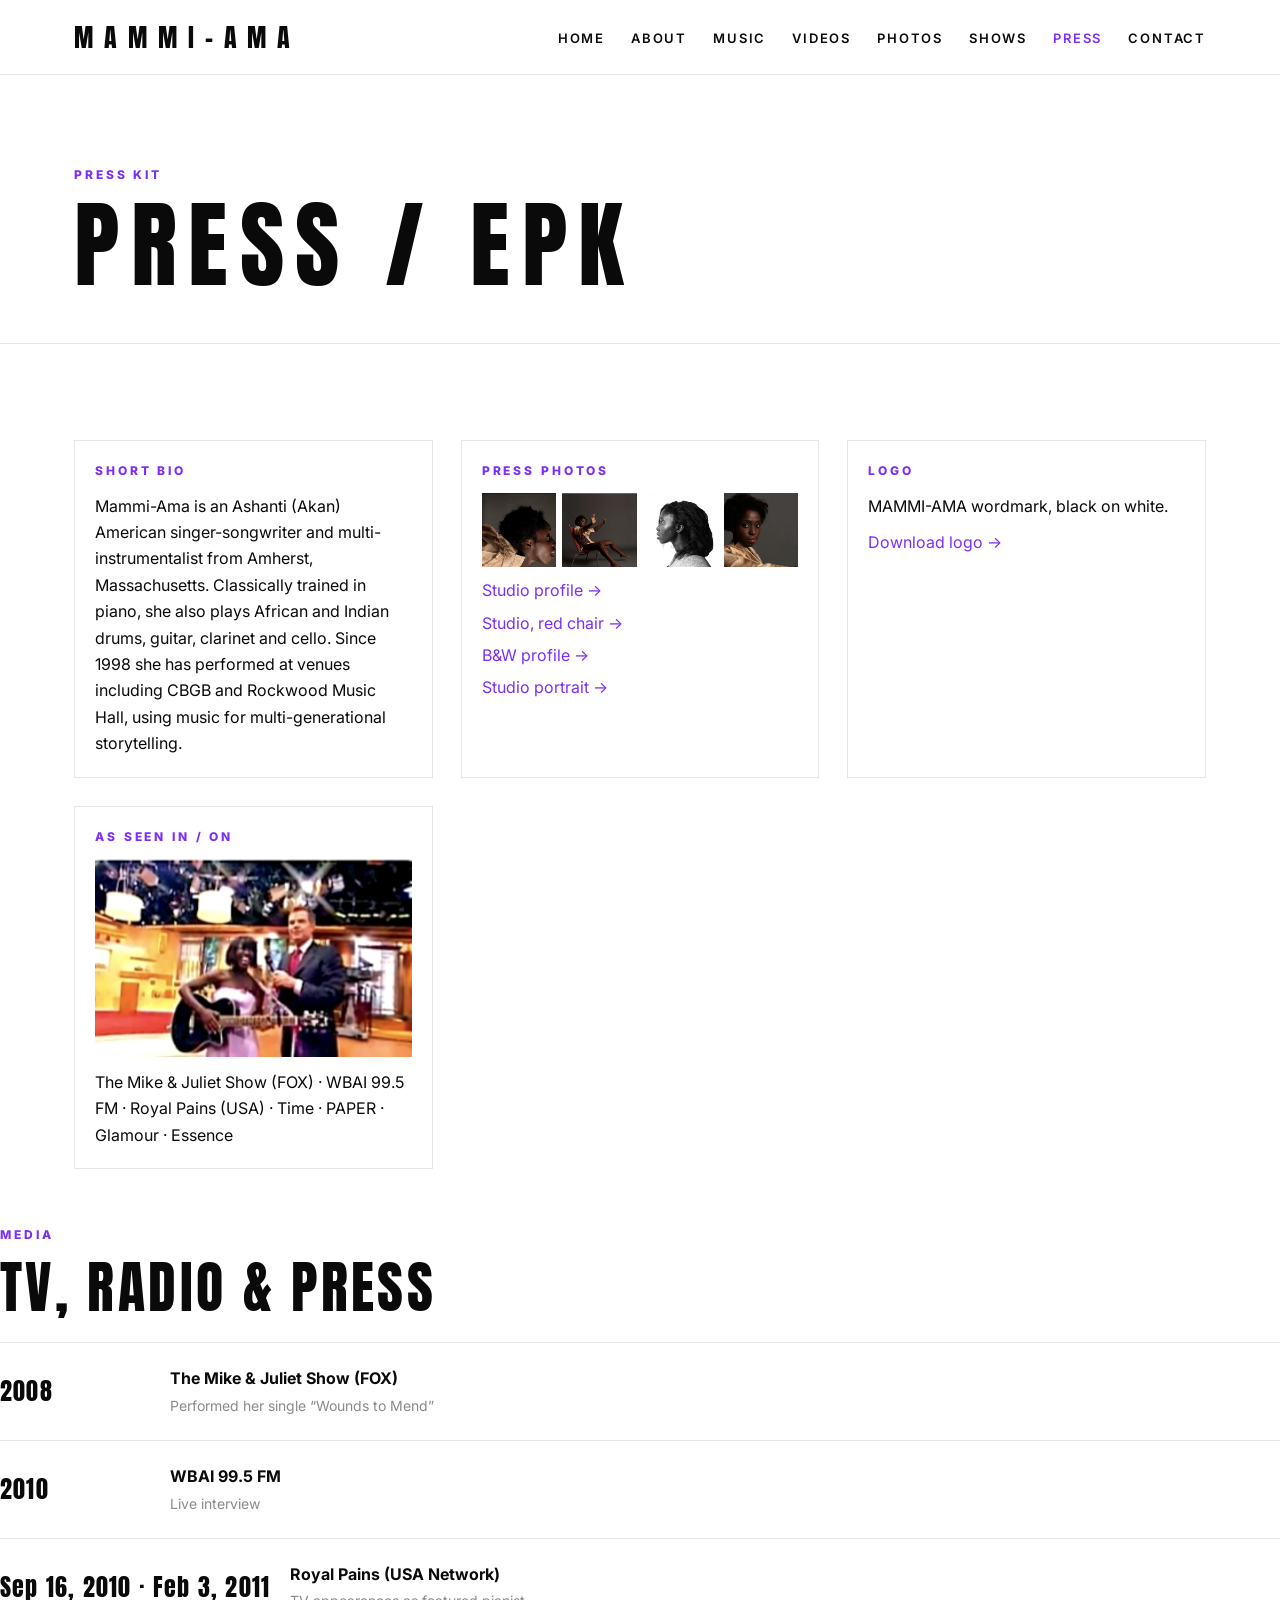
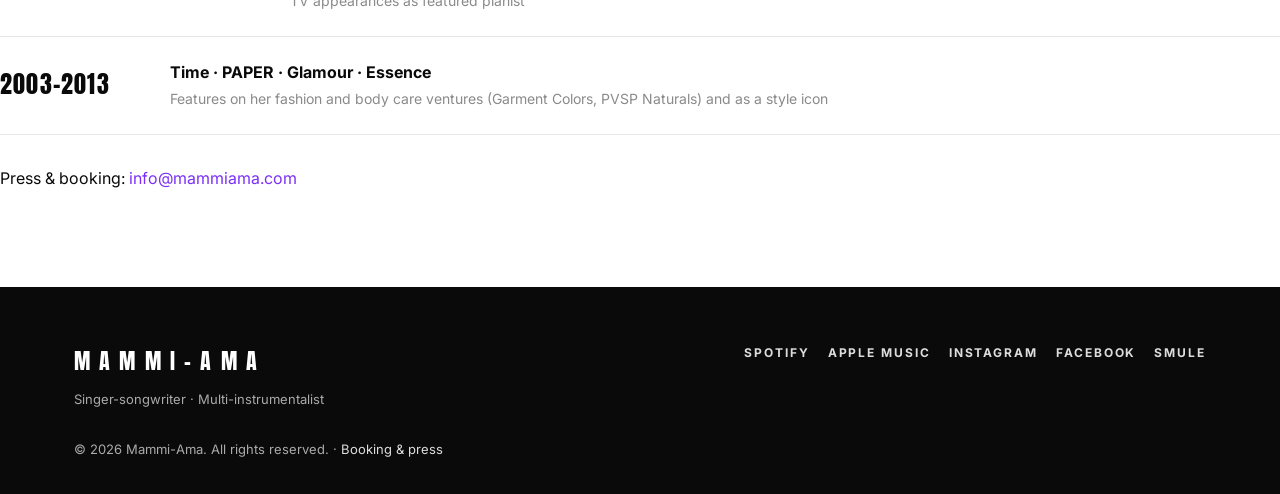
<file: press.html>
<!doctype html><html lang="en"><head><meta charset="utf-8"><meta name="viewport" content="width=device-width,initial-scale=1">
<title>Press / EPK | MAMMI-AMA</title><meta name="description" content="Mammi-Ama: Ashanti-American singer-songwriter and multi-instrumentalist telling stories across generations."><meta property="og:title" content="MAMMI-AMA"><meta property="og:description" content="Mammi-Ama: Ashanti-American singer-songwriter and multi-instrumentalist telling stories across generations.">
<link rel="stylesheet" href="assets/style.css"></head><body>
<header><div class="wrap nav"><a class="logo" href="index.html" aria-label="Mammi-Ama home">MAMMI-AMA</a><nav><button class="burger" aria-label="Menu">&#9776;</button><ul><li><a href="index.html">Home</a></li><li><a href="about.html">About</a></li><li><a href="music.html">Music</a></li><li><a href="videos.html">Videos</a></li><li><a href="photos.html">Photos</a></li><li><a href="shows.html">Shows</a></li><li><a href="press.html" class=active>Press</a></li><li><a href="contact.html">Contact</a></li></ul></nav></div></header>
<main><div class="pagehead"><div class="wrap"><p class="kicker">Press kit</p><h1>Press / EPK</h1></div></div>
<section><div class="wrap grid3">
<div class="card"><div class="body"><p class="kicker">Short bio</p><p>Mammi-Ama is an Ashanti (Akan) American singer-songwriter and multi-instrumentalist from Amherst, Massachusetts. Classically trained in piano, she also plays African and Indian drums, guitar, clarinet and cello. Since 1998 she has performed at venues including CBGB and Rockwood Music Hall, using music for multi-generational storytelling.</p></div></div>
<div class="card"><div class="body"><p class="kicker">Press photos</p><div class="grid4" style="gap:6px;margin-bottom:10px"><img src="assets/photos/01-studio-profile-singing.jpg" alt="" style="aspect-ratio:1;object-fit:cover"><img src="assets/photos/05-studio-red-chair.jpg" alt="" style="aspect-ratio:1;object-fit:cover"><img src="assets/photos/06-bw-side-profile.jpg" alt="" style="aspect-ratio:1;object-fit:cover"><img src="assets/photos/07-studio-portrait-drape.jpg" alt="" style="aspect-ratio:1;object-fit:cover"></div><a href="assets/photos/01-studio-profile-singing.jpg" download style="display:block;margin-top:6px">Studio profile →</a><a href="assets/photos/05-studio-red-chair.jpg" download style="display:block;margin-top:6px">Studio, red chair →</a><a href="assets/photos/06-bw-side-profile.jpg" download style="display:block;margin-top:6px">B&amp;W profile →</a><a href="assets/photos/07-studio-portrait-drape.jpg" download style="display:block;margin-top:6px">Studio portrait →</a></div></div>

<div class="card"><div class="body"><p class="kicker">Logo</p><p>MAMMI-AMA wordmark, black on white.</p><p style="margin-top:10px"><a href="assets/logo-original.jpg" download>Download logo →</a></p></div></div>
<div class="card"><div class="body"><p class="kicker">As seen in / on</p><img src="assets/photos/10-mike-and-juliet-show.jpg" alt="Mammi-Ama on The Mike &amp; Juliet Show" style="margin-bottom:12px"><p>The Mike &amp; Juliet Show (FOX) · WBAI 99.5 FM · Royal Pains (USA) · Time · PAPER · Glamour · Essence</p></div></div>

</div>
<div style="margin-top:56px"><p class="kicker">Media</p><h2>TV, radio &amp; press</h2><ul class="list">
<li><span class="date">2008</span><div><strong>The Mike &amp; Juliet Show (FOX)</strong><br><span class="muted">Performed her single “Wounds to Mend”</span></div><span></span></li>
<li><span class="date">2010</span><div><strong>WBAI 99.5 FM</strong><br><span class="muted">Live interview</span></div><span></span></li>
<li><span class="date">Sep 16, 2010 · Feb 3, 2011</span><div><strong>Royal Pains (USA Network)</strong><br><span class="muted">TV appearances as featured pianist</span></div><span></span></li>
<li><span class="date">2003–2013</span><div><strong>Time · PAPER · Glamour · Essence</strong><br><span class="muted">Features on her fashion and body care ventures (Garment Colors, PVSP Naturals) and as a style icon</span></div><span></span></li></ul></div>
<p style="margin-top:30px">Press &amp; booking: <a href="mailto:info@mammiama.com">info@mammiama.com</a></p></div></section></main>
<footer><div class="wrap"><div class="row"><div><a class="logo" href="index.html">MAMMI-AMA</a><p style="margin-top:10px">Singer-songwriter · Multi-instrumentalist</p></div><div><div class="socials"><a href="https://open.spotify.com/artist/2Zk9RL8q5blu6VVr3xANS7" target="_blank" rel="noopener">Spotify</a><a href="https://itunes.apple.com/us/artist/mammi-ama/id1182056877" target="_blank" rel="noopener">Apple Music</a><a href="https://www.instagram.com/mammiama" target="_blank" rel="noopener">Instagram</a><a href="http://www.facebook.com/mammiama" target="_blank" rel="noopener">Facebook</a><a href="https://www.smule.com/sing-profile/mammiama" target="_blank" rel="noopener">Smule</a></div></div></div>
<p>&copy; 2026 Mammi-Ama. All rights reserved. · <a href="contact.html">Booking &amp; press</a></p></div></footer>
<script src="assets/main.js"></script></body></html>
</file>
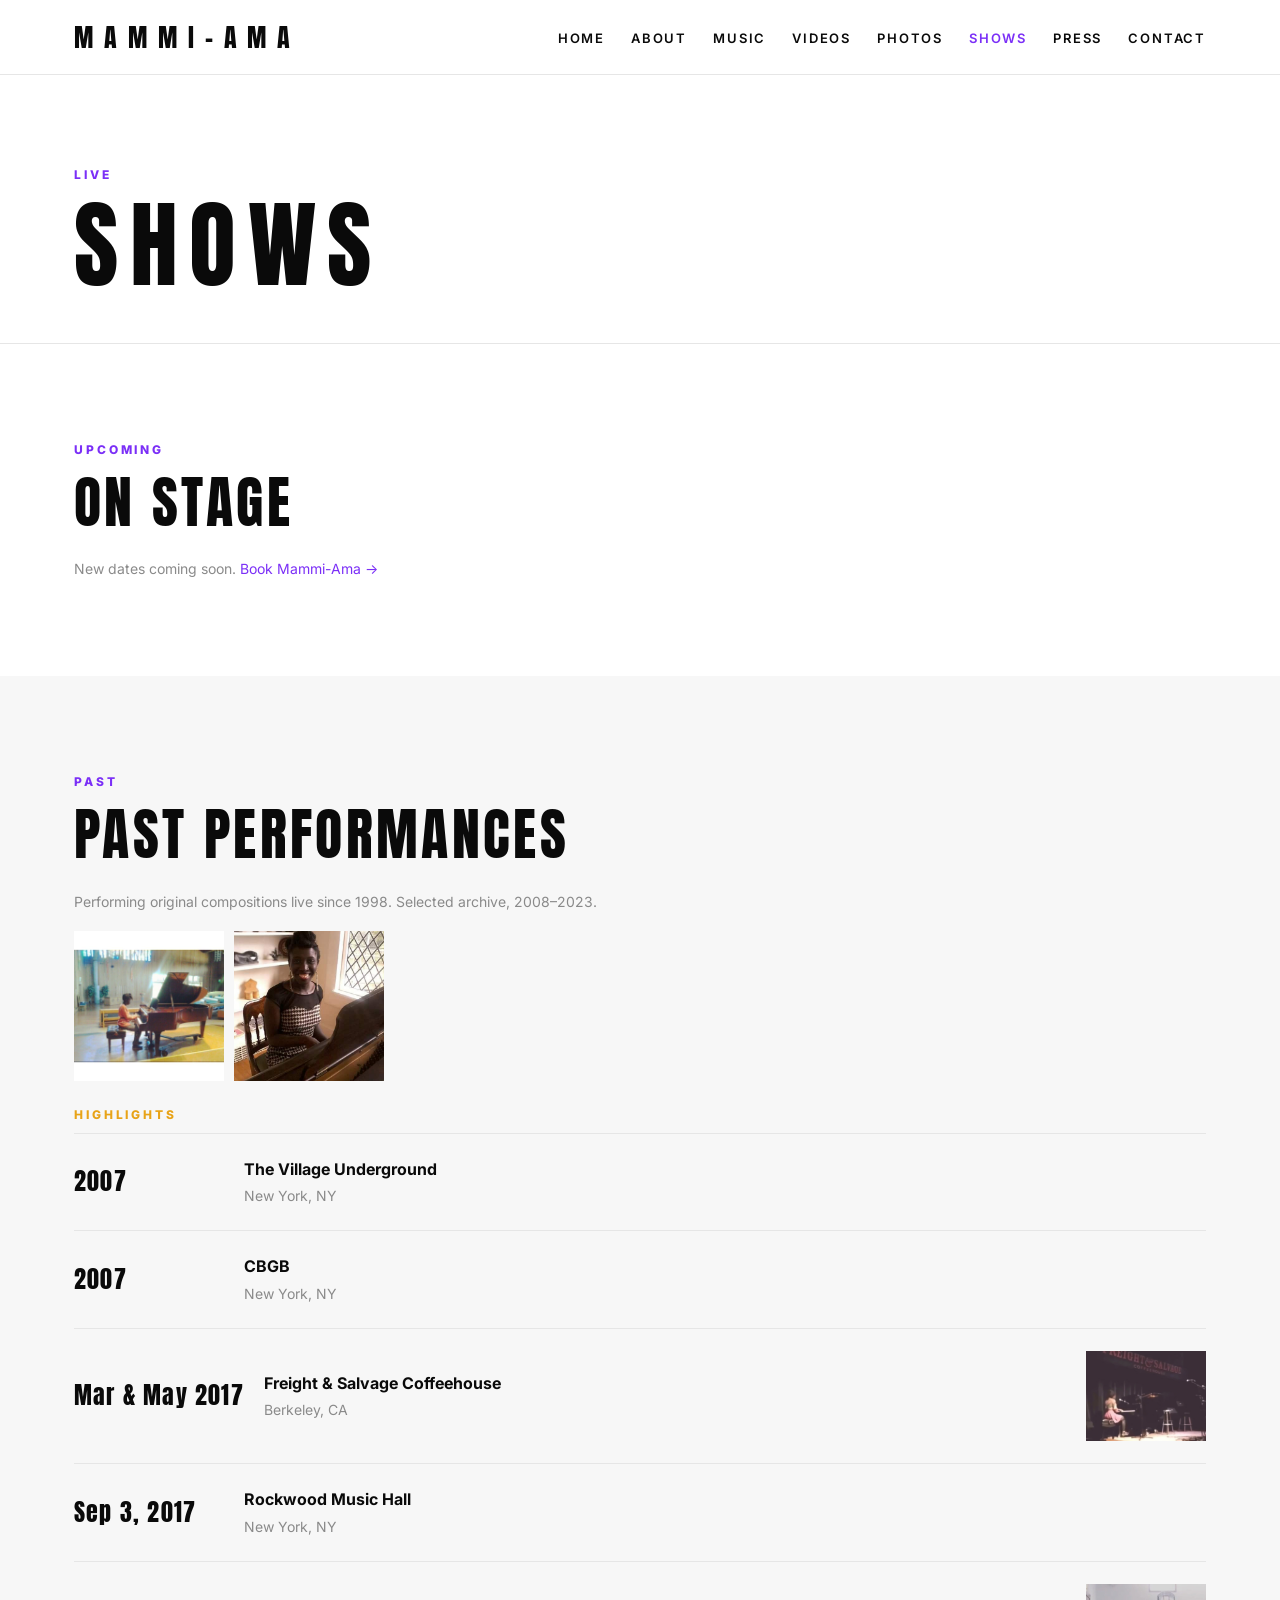
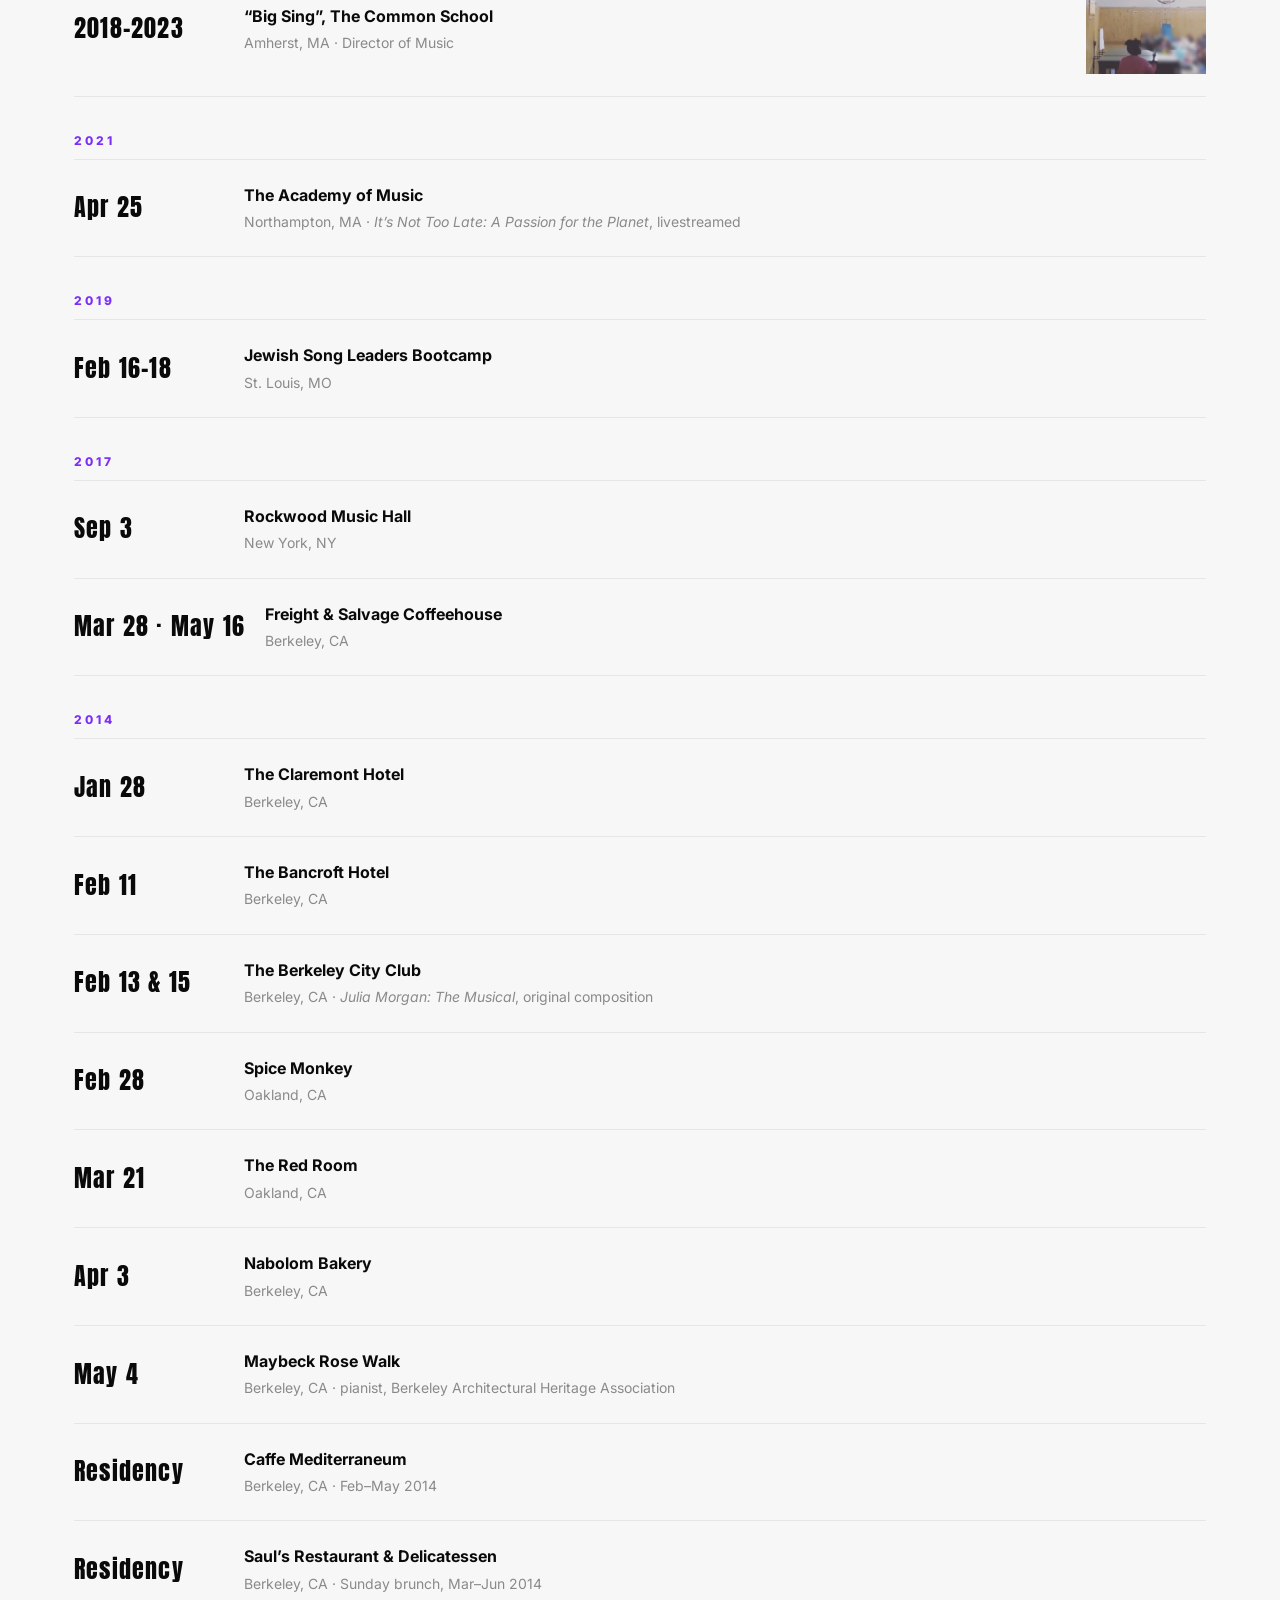
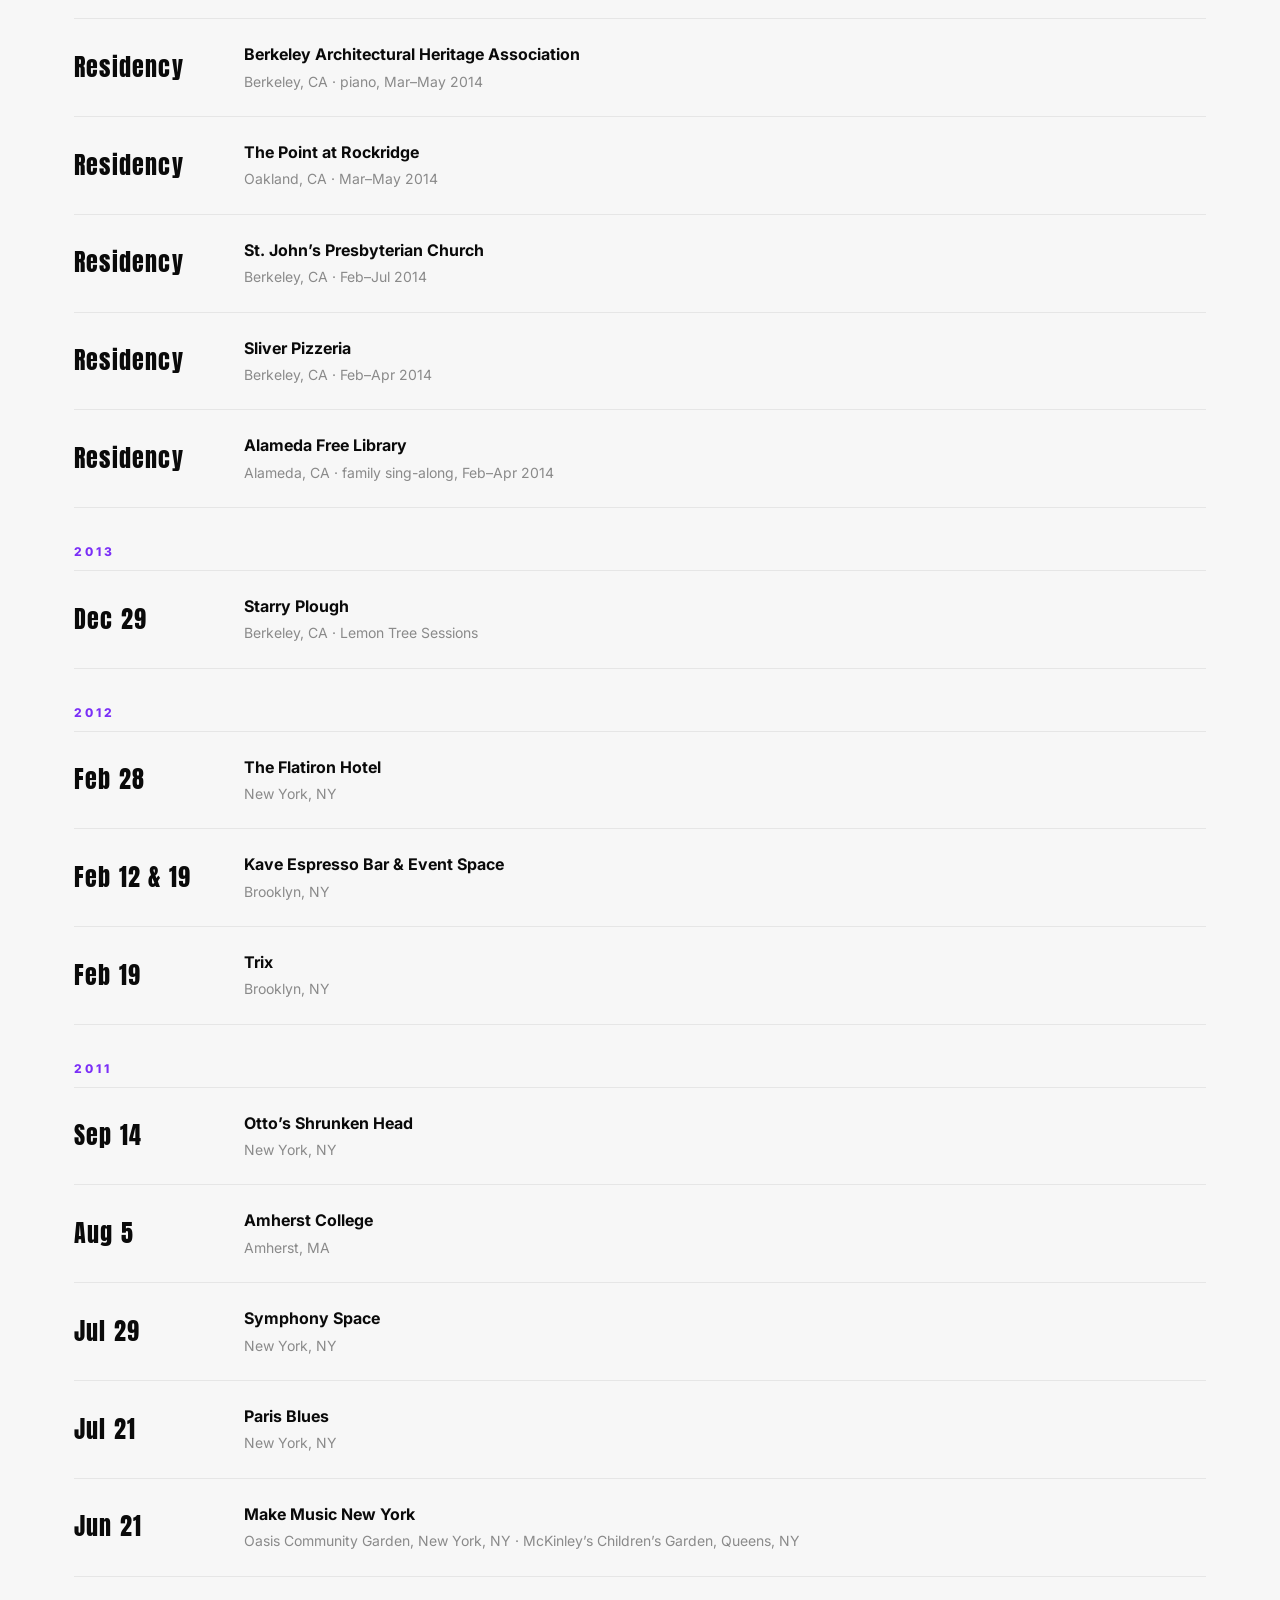
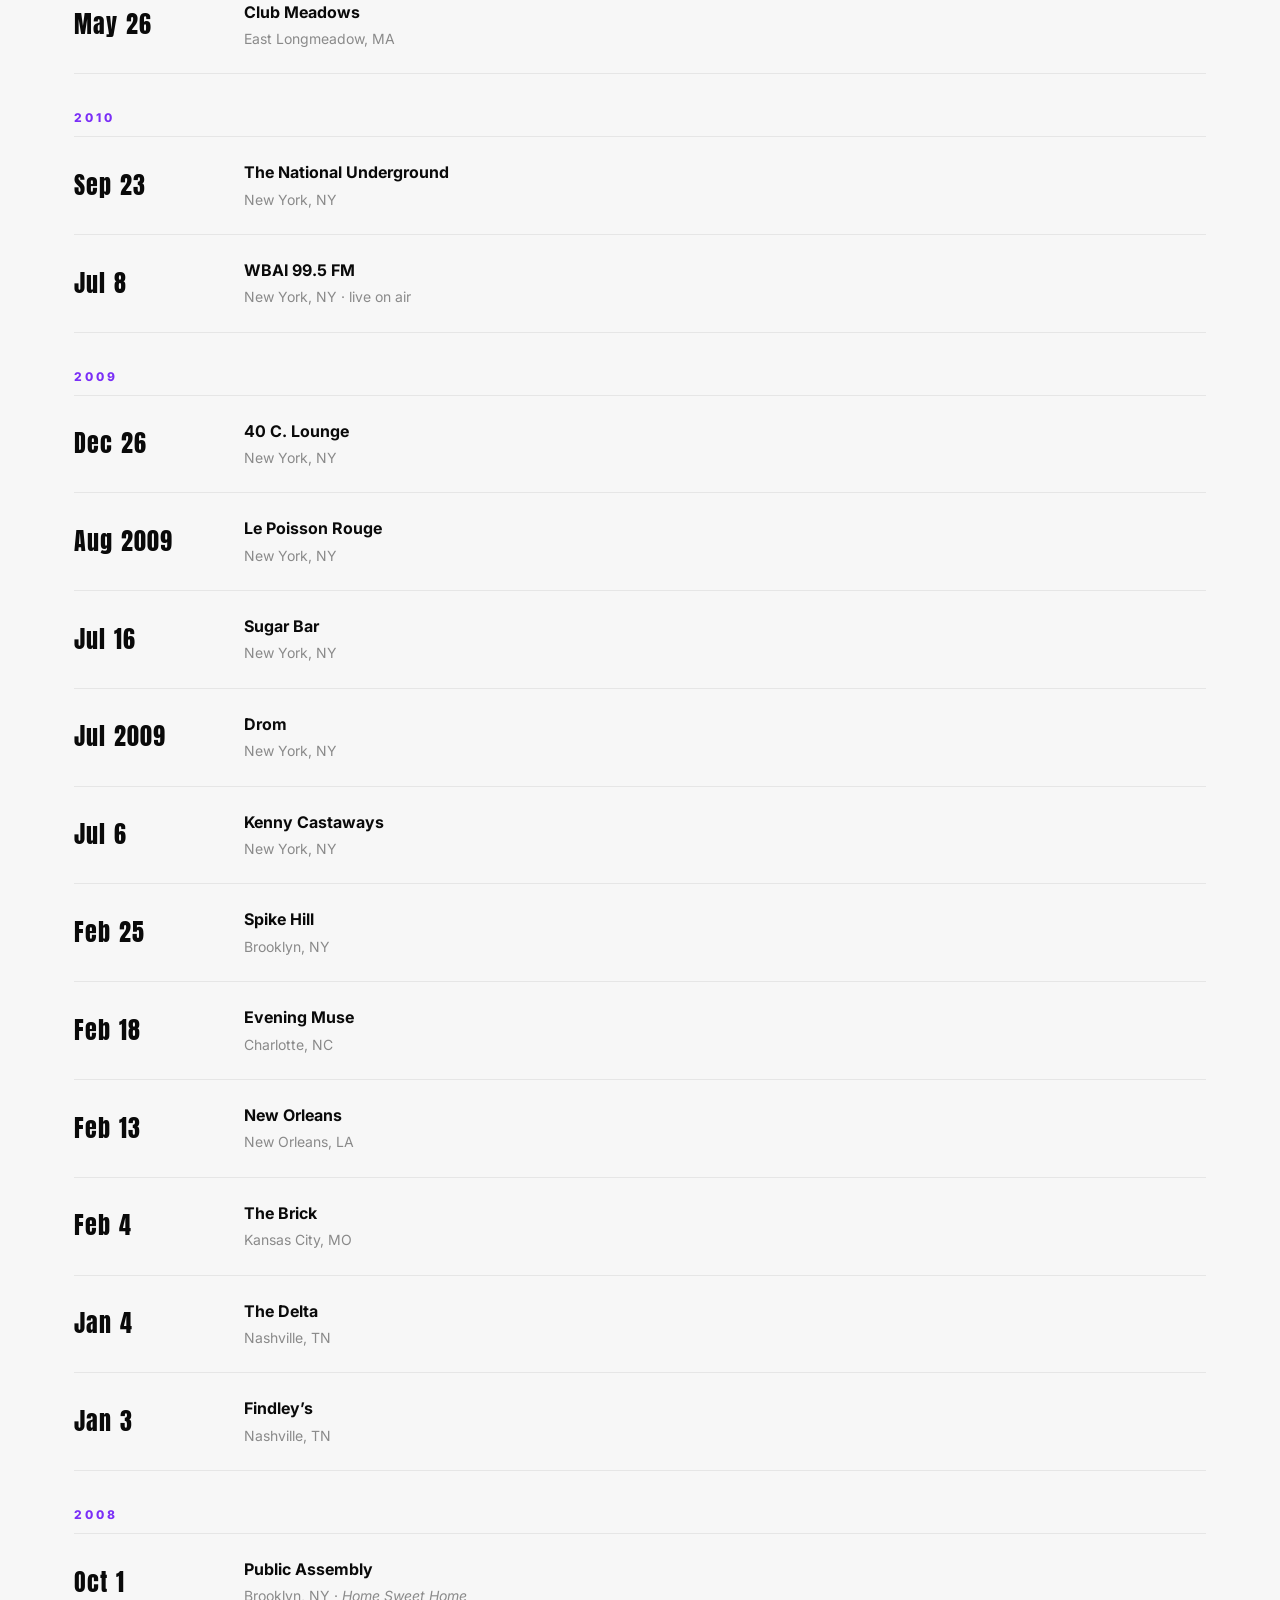
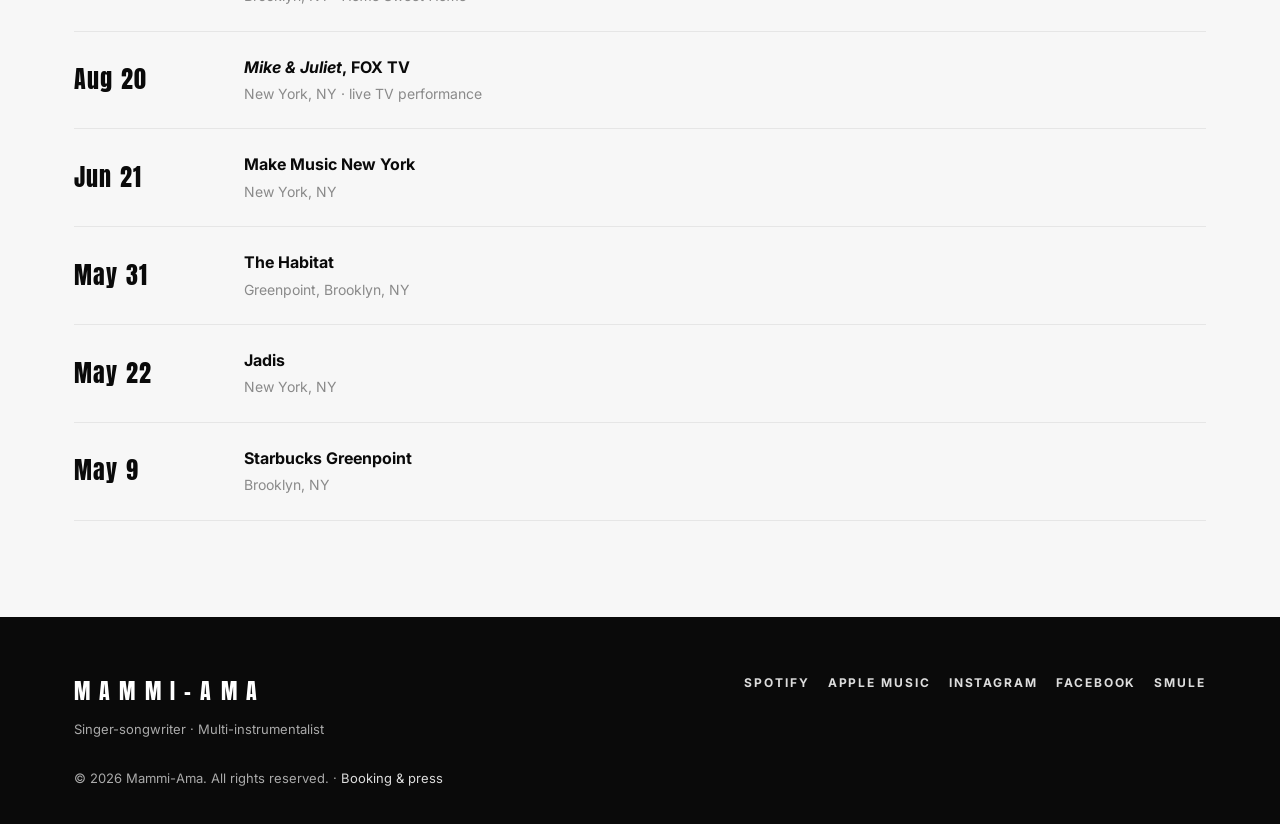
<file: shows.html>
<!doctype html><html lang="en"><head><meta charset="utf-8"><meta name="viewport" content="width=device-width,initial-scale=1">
<title>Shows | MAMMI-AMA</title><meta name="description" content="Mammi-Ama: Ashanti-American singer-songwriter and multi-instrumentalist telling stories across generations."><meta property="og:title" content="MAMMI-AMA"><meta property="og:description" content="Mammi-Ama: Ashanti-American singer-songwriter and multi-instrumentalist telling stories across generations.">
<link rel="stylesheet" href="assets/style.css"></head><body>
<header><div class="wrap nav"><a class="logo" href="index.html" aria-label="Mammi-Ama home">MAMMI-AMA</a><nav><button class="burger" aria-label="Menu">&#9776;</button><ul><li><a href="index.html">Home</a></li><li><a href="about.html">About</a></li><li><a href="music.html">Music</a></li><li><a href="videos.html">Videos</a></li><li><a href="photos.html">Photos</a></li><li><a href="shows.html" class=active>Shows</a></li><li><a href="press.html">Press</a></li><li><a href="contact.html">Contact</a></li></ul></nav></div></header>
<main><div class="pagehead"><div class="wrap"><p class="kicker">Live</p><h1>Shows</h1></div></div>
<section><div class="wrap"><p class="kicker">Upcoming</p><h2>On stage</h2>
<p class="muted" style="margin-top:16px">New dates coming soon. <a href="contact.html">Book Mammi-Ama →</a></p></div></section>
<section style="background:#f7f7f7"><div class="wrap"><p class="kicker">Past</p><h2>Past performances</h2><p class="muted" style="margin-bottom:18px">Performing original compositions live since 1998. Selected archive, 2008–2023.</p><div style="display:flex;gap:10px;margin:0 0 18px"><img src="assets/photos/archive-rn-25433310.jpg" alt="Mammi-Ama at a grand piano, archive photo" style="width:150px;height:150px;object-fit:cover"><img src="assets/photos/archive-rn-25537953.jpg" alt="Mammi-Ama at the piano, archive photo" style="width:150px;height:150px;object-fit:cover"></div><h3 class="kicker" style="margin:24px 0 8px;color:#E8A317">Highlights</h3><ul class="list"><li><span class="date">2007</span><div><strong>The Village Underground</strong><br><span class="muted">New York, NY</span></div><span></span></li><li><span class="date">2007</span><div><strong>CBGB</strong><br><span class="muted">New York, NY</span></div><span></span></li><li><span class="date">Mar &amp; May 2017</span><div><strong>Freight &amp; Salvage Coffeehouse</strong><br><span class="muted">Berkeley, CA</span></div><img class="thumb" src="assets/photos/11-freight-and-salvage.jpg" alt="Mammi-Ama at Freight &amp; Salvage"></li><li><span class="date">Sep 3, 2017</span><div><strong>Rockwood Music Hall</strong><br><span class="muted">New York, NY</span></div><span></span></li><li><span class="date">2018–2023</span><div><strong>“Big Sing”, The Common School</strong><br><span class="muted">Amherst, MA · Director of Music</span></div><img class="thumb" src="assets/photos/18-big-sing-piano.jpg" alt="Mammi-Ama leading the Big Sing"></li></ul><h3 class="kicker" style="margin:34px 0 8px;color:#7B2FF7">2021</h3><ul class="list"><li><span class="date">Apr 25</span><div><strong>The Academy of Music</strong><br><span class="muted">Northampton, MA · <em>It’s Not Too Late: A Passion for the Planet</em>, livestreamed</span></div><span></span></li></ul><h3 class="kicker" style="margin:34px 0 8px;color:#7B2FF7">2019</h3><ul class="list"><li><span class="date">Feb 16–18</span><div><strong>Jewish Song Leaders Bootcamp</strong><br><span class="muted">St. Louis, MO</span></div><span></span></li></ul><h3 class="kicker" style="margin:34px 0 8px;color:#7B2FF7">2017</h3><ul class="list"><li><span class="date">Sep 3</span><div><strong>Rockwood Music Hall</strong><br><span class="muted">New York, NY</span></div><span></span></li><li><span class="date">Mar 28 · May 16</span><div><strong>Freight &amp; Salvage Coffeehouse</strong><br><span class="muted">Berkeley, CA</span></div><span></span></li></ul><h3 class="kicker" style="margin:34px 0 8px;color:#7B2FF7">2014</h3><ul class="list"><li><span class="date">Jan 28</span><div><strong>The Claremont Hotel</strong><br><span class="muted">Berkeley, CA</span></div><span></span></li><li><span class="date">Feb 11</span><div><strong>The Bancroft Hotel</strong><br><span class="muted">Berkeley, CA</span></div><span></span></li><li><span class="date">Feb 13 &amp; 15</span><div><strong>The Berkeley City Club</strong><br><span class="muted">Berkeley, CA · <em>Julia Morgan: The Musical</em>, original composition</span></div><span></span></li><li><span class="date">Feb 28</span><div><strong>Spice Monkey</strong><br><span class="muted">Oakland, CA</span></div><span></span></li><li><span class="date">Mar 21</span><div><strong>The Red Room</strong><br><span class="muted">Oakland, CA</span></div><span></span></li><li><span class="date">Apr 3</span><div><strong>Nabolom Bakery</strong><br><span class="muted">Berkeley, CA</span></div><span></span></li><li><span class="date">May 4</span><div><strong>Maybeck Rose Walk</strong><br><span class="muted">Berkeley, CA · pianist, Berkeley Architectural Heritage Association</span></div><span></span></li><li><span class="date">Residency</span><div><strong>Caffe Mediterraneum</strong><br><span class="muted">Berkeley, CA · Feb–May 2014</span></div><span></span></li><li><span class="date">Residency</span><div><strong>Saul’s Restaurant &amp; Delicatessen</strong><br><span class="muted">Berkeley, CA · Sunday brunch, Mar–Jun 2014</span></div><span></span></li><li><span class="date">Residency</span><div><strong>Berkeley Architectural Heritage Association</strong><br><span class="muted">Berkeley, CA · piano, Mar–May 2014</span></div><span></span></li><li><span class="date">Residency</span><div><strong>The Point at Rockridge</strong><br><span class="muted">Oakland, CA · Mar–May 2014</span></div><span></span></li><li><span class="date">Residency</span><div><strong>St. John’s Presbyterian Church</strong><br><span class="muted">Berkeley, CA · Feb–Jul 2014</span></div><span></span></li><li><span class="date">Residency</span><div><strong>Sliver Pizzeria</strong><br><span class="muted">Berkeley, CA · Feb–Apr 2014</span></div><span></span></li><li><span class="date">Residency</span><div><strong>Alameda Free Library</strong><br><span class="muted">Alameda, CA · family sing-along, Feb–Apr 2014</span></div><span></span></li></ul><h3 class="kicker" style="margin:34px 0 8px;color:#7B2FF7">2013</h3><ul class="list"><li><span class="date">Dec 29</span><div><strong>Starry Plough</strong><br><span class="muted">Berkeley, CA · Lemon Tree Sessions</span></div><span></span></li></ul><h3 class="kicker" style="margin:34px 0 8px;color:#7B2FF7">2012</h3><ul class="list"><li><span class="date">Feb 28</span><div><strong>The Flatiron Hotel</strong><br><span class="muted">New York, NY</span></div><span></span></li><li><span class="date">Feb 12 &amp; 19</span><div><strong>Kave Espresso Bar &amp; Event Space</strong><br><span class="muted">Brooklyn, NY</span></div><span></span></li><li><span class="date">Feb 19</span><div><strong>Trix</strong><br><span class="muted">Brooklyn, NY</span></div><span></span></li></ul><h3 class="kicker" style="margin:34px 0 8px;color:#7B2FF7">2011</h3><ul class="list"><li><span class="date">Sep 14</span><div><strong>Otto’s Shrunken Head</strong><br><span class="muted">New York, NY</span></div><span></span></li><li><span class="date">Aug 5</span><div><strong>Amherst College</strong><br><span class="muted">Amherst, MA</span></div><span></span></li><li><span class="date">Jul 29</span><div><strong>Symphony Space</strong><br><span class="muted">New York, NY</span></div><span></span></li><li><span class="date">Jul 21</span><div><strong>Paris Blues</strong><br><span class="muted">New York, NY</span></div><span></span></li><li><span class="date">Jun 21</span><div><strong>Make Music New York</strong><br><span class="muted">Oasis Community Garden, New York, NY · McKinley’s Children’s Garden, Queens, NY</span></div><span></span></li><li><span class="date">May 26</span><div><strong>Club Meadows</strong><br><span class="muted">East Longmeadow, MA</span></div><span></span></li></ul><h3 class="kicker" style="margin:34px 0 8px;color:#7B2FF7">2010</h3><ul class="list"><li><span class="date">Sep 23</span><div><strong>The National Underground</strong><br><span class="muted">New York, NY</span></div><span></span></li><li><span class="date">Jul 8</span><div><strong>WBAI 99.5 FM</strong><br><span class="muted">New York, NY · live on air</span></div><span></span></li></ul><h3 class="kicker" style="margin:34px 0 8px;color:#7B2FF7">2009</h3><ul class="list"><li><span class="date">Dec 26</span><div><strong>40 C. Lounge</strong><br><span class="muted">New York, NY</span></div><span></span></li><li><span class="date">Aug 2009</span><div><strong>Le Poisson Rouge</strong><br><span class="muted">New York, NY</span></div><span></span></li><li><span class="date">Jul 16</span><div><strong>Sugar Bar</strong><br><span class="muted">New York, NY</span></div><span></span></li><li><span class="date">Jul 2009</span><div><strong>Drom</strong><br><span class="muted">New York, NY</span></div><span></span></li><li><span class="date">Jul 6</span><div><strong>Kenny Castaways</strong><br><span class="muted">New York, NY</span></div><span></span></li><li><span class="date">Feb 25</span><div><strong>Spike Hill</strong><br><span class="muted">Brooklyn, NY</span></div><span></span></li><li><span class="date">Feb 18</span><div><strong>Evening Muse</strong><br><span class="muted">Charlotte, NC</span></div><span></span></li><li><span class="date">Feb 13</span><div><strong>New Orleans</strong><br><span class="muted">New Orleans, LA</span></div><span></span></li><li><span class="date">Feb 4</span><div><strong>The Brick</strong><br><span class="muted">Kansas City, MO</span></div><span></span></li><li><span class="date">Jan 4</span><div><strong>The Delta</strong><br><span class="muted">Nashville, TN</span></div><span></span></li><li><span class="date">Jan 3</span><div><strong>Findley’s</strong><br><span class="muted">Nashville, TN</span></div><span></span></li></ul><h3 class="kicker" style="margin:34px 0 8px;color:#7B2FF7">2008</h3><ul class="list"><li><span class="date">Oct 1</span><div><strong>Public Assembly</strong><br><span class="muted">Brooklyn, NY · <em>Home Sweet Home</em></span></div><span></span></li><li><span class="date">Aug 20</span><div><strong><em>Mike &amp; Juliet</em>, FOX TV</strong><br><span class="muted">New York, NY · live TV performance</span></div><span></span></li><li><span class="date">Jun 21</span><div><strong>Make Music New York</strong><br><span class="muted">New York, NY</span></div><span></span></li><li><span class="date">May 31</span><div><strong>The Habitat</strong><br><span class="muted">Greenpoint, Brooklyn, NY</span></div><span></span></li><li><span class="date">May 22</span><div><strong>Jadis</strong><br><span class="muted">New York, NY</span></div><span></span></li><li><span class="date">May 9</span><div><strong>Starbucks Greenpoint</strong><br><span class="muted">Brooklyn, NY</span></div><span></span></li></ul></div></section></main>
<footer><div class="wrap"><div class="row"><div><a class="logo" href="index.html">MAMMI-AMA</a><p style="margin-top:10px">Singer-songwriter · Multi-instrumentalist</p></div><div><div class="socials"><a href="https://open.spotify.com/artist/2Zk9RL8q5blu6VVr3xANS7" target="_blank" rel="noopener">Spotify</a><a href="https://itunes.apple.com/us/artist/mammi-ama/id1182056877" target="_blank" rel="noopener">Apple Music</a><a href="https://www.instagram.com/mammiama" target="_blank" rel="noopener">Instagram</a><a href="http://www.facebook.com/mammiama" target="_blank" rel="noopener">Facebook</a><a href="https://www.smule.com/sing-profile/mammiama" target="_blank" rel="noopener">Smule</a></div></div></div>
<p>&copy; 2026 Mammi-Ama. All rights reserved. · <a href="contact.html">Booking &amp; press</a></p></div></footer>
<script src="assets/main.js"></script></body></html>
</file>
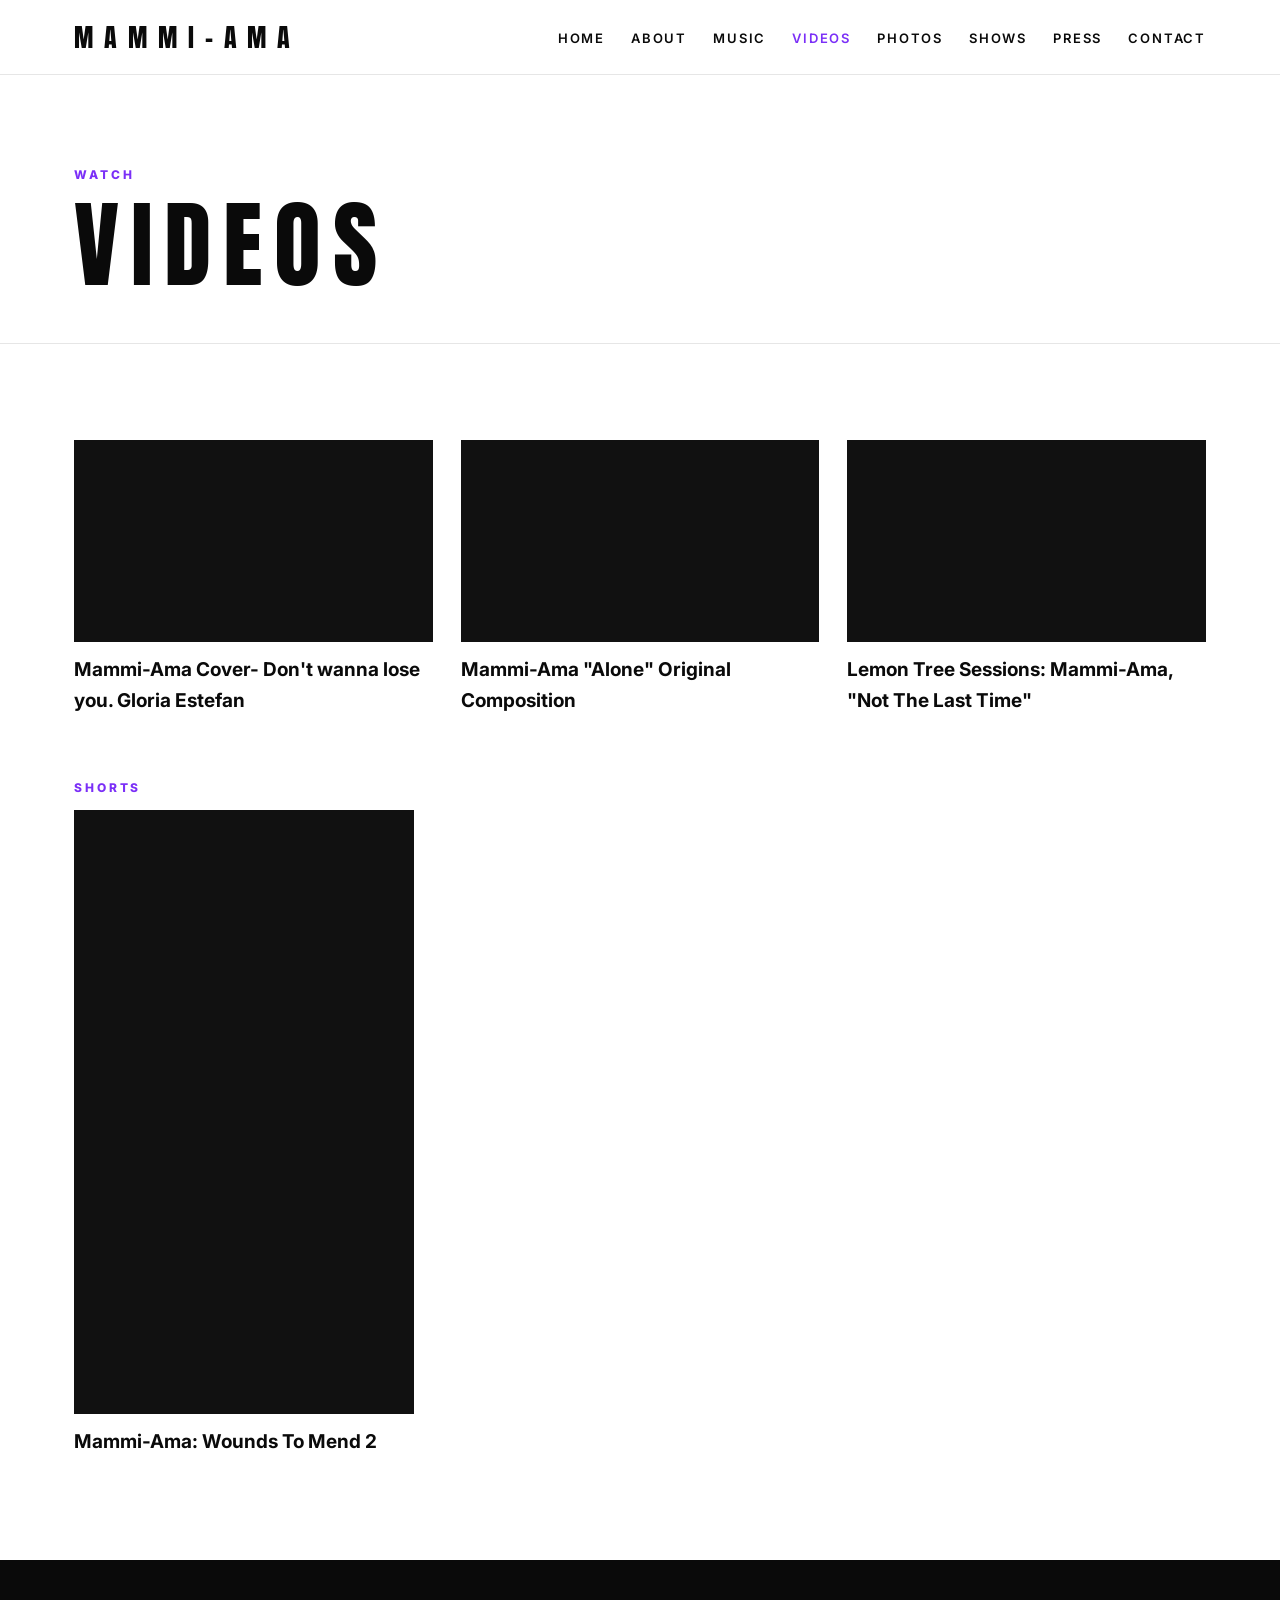
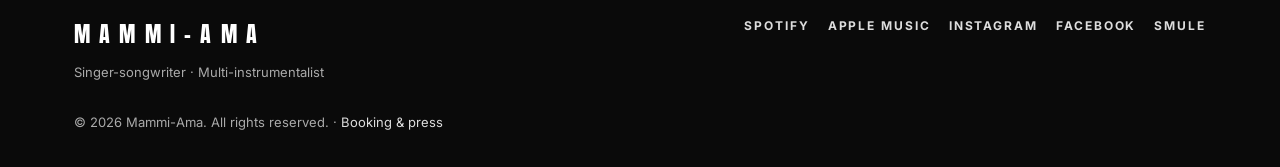
<file: videos.html>
<!doctype html><html lang="en"><head><meta charset="utf-8"><meta name="viewport" content="width=device-width,initial-scale=1">
<title>Videos | MAMMI-AMA</title><meta name="description" content="Mammi-Ama: Ashanti-American singer-songwriter and multi-instrumentalist telling stories across generations."><meta property="og:title" content="MAMMI-AMA"><meta property="og:description" content="Mammi-Ama: Ashanti-American singer-songwriter and multi-instrumentalist telling stories across generations.">
<link rel="stylesheet" href="assets/style.css"></head><body>
<header><div class="wrap nav"><a class="logo" href="index.html" aria-label="Mammi-Ama home">MAMMI-AMA</a><nav><button class="burger" aria-label="Menu">&#9776;</button><ul><li><a href="index.html">Home</a></li><li><a href="about.html">About</a></li><li><a href="music.html">Music</a></li><li><a href="videos.html" class=active>Videos</a></li><li><a href="photos.html">Photos</a></li><li><a href="shows.html">Shows</a></li><li><a href="press.html">Press</a></li><li><a href="contact.html">Contact</a></li></ul></nav></div></header>
<main><div class="pagehead"><div class="wrap"><p class="kicker">Watch</p><h1>Videos</h1></div></div><section><div class="wrap"><div class="grid3"><div><div class="vid wide"><iframe src="https://www.youtube-nocookie.com/embed/k9k_zppqQL4" title="Mammi-Ama Cover- Don&#x27;t wanna lose you. Gloria Estefan" loading="lazy" allow="accelerometer; autoplay; clipboard-write; encrypted-media; gyroscope; picture-in-picture; web-share" referrerpolicy="strict-origin-when-cross-origin" allowfullscreen></iframe></div><h3 style="margin-top:12px">Mammi-Ama Cover- Don&#x27;t wanna lose you. Gloria Estefan</h3></div><div><div class="vid wide"><iframe src="https://www.youtube-nocookie.com/embed/Mn7hCENAC5E" title="Mammi-Ama &quot;Alone&quot; Original Composition" loading="lazy" allow="accelerometer; autoplay; clipboard-write; encrypted-media; gyroscope; picture-in-picture; web-share" referrerpolicy="strict-origin-when-cross-origin" allowfullscreen></iframe></div><h3 style="margin-top:12px">Mammi-Ama &quot;Alone&quot; Original Composition</h3></div><div><div class="vid wide"><iframe src="https://www.youtube-nocookie.com/embed/YaY99rTlo7k" title="Lemon Tree Sessions: Mammi-Ama, &quot;Not The Last Time&quot;" loading="lazy" allow="accelerometer; autoplay; clipboard-write; encrypted-media; gyroscope; picture-in-picture; web-share" referrerpolicy="strict-origin-when-cross-origin" allowfullscreen></iframe></div><h3 style="margin-top:12px">Lemon Tree Sessions: Mammi-Ama, &quot;Not The Last Time&quot;</h3></div></div><p class="kicker" style="margin-top:56px">Shorts</p><div class="short-wrap"><div class="vid tall"><iframe src="https://www.youtube-nocookie.com/embed/WPIbko7oOUo" title="Mammi-Ama: Wounds To Mend 2" loading="lazy" allow="accelerometer; autoplay; clipboard-write; encrypted-media; gyroscope; picture-in-picture; web-share" referrerpolicy="strict-origin-when-cross-origin" allowfullscreen></iframe></div><h3 style="margin-top:12px">Mammi-Ama: Wounds To Mend 2</h3></div></div></section></main>
<footer><div class="wrap"><div class="row"><div><a class="logo" href="index.html">MAMMI-AMA</a><p style="margin-top:10px">Singer-songwriter · Multi-instrumentalist</p></div><div><div class="socials"><a href="https://open.spotify.com/artist/2Zk9RL8q5blu6VVr3xANS7" target="_blank" rel="noopener">Spotify</a><a href="https://itunes.apple.com/us/artist/mammi-ama/id1182056877" target="_blank" rel="noopener">Apple Music</a><a href="https://www.instagram.com/mammiama" target="_blank" rel="noopener">Instagram</a><a href="http://www.facebook.com/mammiama" target="_blank" rel="noopener">Facebook</a><a href="https://www.smule.com/sing-profile/mammiama" target="_blank" rel="noopener">Smule</a></div></div></div>
<p>&copy; 2026 Mammi-Ama. All rights reserved. · <a href="contact.html">Booking &amp; press</a></p></div></footer>
<script src="assets/main.js"></script></body></html>
</file>
<file: assets/style.css>
@import url('https://fonts.googleapis.com/css2?family=Anton&family=Inter:wght@300;400;600;800&display=swap');
:root{--v:#7B2FF7;--g:#E8A317;--k:#0a0a0a;--w:#fff;--gr:#8a8a8a;--line:#e6e6e6}
*{box-sizing:border-box;margin:0;padding:0}
body{font-family:Inter,system-ui,sans-serif;color:var(--k);background:var(--w);line-height:1.65}
a{color:var(--v);text-decoration:none}a:hover{text-decoration:underline}
img{max-width:100%;display:block}
.wrap{max-width:1180px;margin:0 auto;padding:0 24px}
header{position:sticky;top:0;z-index:20;background:rgba(255,255,255,.94);backdrop-filter:blur(8px);border-bottom:1px solid var(--line)}
.nav{display:flex;align-items:center;justify-content:space-between;height:74px}
.logo{font-family:Anton,'Bebas Neue',Impact,sans-serif;font-size:26px;letter-spacing:.42em;color:var(--k)}
.logo:hover{text-decoration:none}
nav ul{display:flex;gap:26px;list-style:none}
nav a{color:var(--k);font-size:13px;font-weight:600;letter-spacing:.14em;text-transform:uppercase}
nav a.active,nav a:hover{color:var(--v);text-decoration:none}
.burger{display:none;background:none;border:0;font-size:26px;cursor:pointer}
.hero{background:var(--k);color:var(--w);min-height:min(82vh,760px);display:grid;place-items:center;text-align:center;position:relative;overflow:hidden}
.hero:before{content:"";position:absolute;inset:0;background:radial-gradient(circle at 75% 30%,rgba(123,47,247,.45),transparent 55%),radial-gradient(circle at 15% 85%,rgba(123,47,247,.18),transparent 50%)}
.hero>*{position:relative}
.hero h1{font-family:Anton,Impact,sans-serif;font-weight:400;font-size:clamp(54px,11vw,150px);letter-spacing:.32em;line-height:1;margin-right:-.32em}
.hero p{color:#cfcfcf;letter-spacing:.3em;text-transform:uppercase;font-size:13px;margin:22px 0 34px}
.btn{display:inline-block;padding:14px 30px;border:2px solid var(--v);background:var(--v);color:#fff;font-weight:700;font-size:13px;letter-spacing:.16em;text-transform:uppercase;transition:.2s}
.btn:hover{background:transparent;color:var(--v);text-decoration:none}
.hero .btn.ghost,.btn.ghost{background:transparent;color:inherit;border-color:currentColor}
.btn.ghost:hover{border-color:var(--v);color:var(--v)}
.tag{display:inline-block;background:var(--g);color:var(--k);font-size:11px;font-weight:800;letter-spacing:.18em;text-transform:uppercase;padding:4px 10px}
section{padding:96px 0}
.dark{background:var(--k);color:#fff}
.kicker{color:var(--v);font-weight:800;letter-spacing:.24em;text-transform:uppercase;font-size:12px;margin-bottom:12px}
h2{font-family:Anton,Impact,sans-serif;font-weight:400;font-size:clamp(34px,5vw,56px);letter-spacing:.06em;text-transform:uppercase;line-height:1.1;margin-bottom:24px}
h3{font-size:19px;margin-bottom:6px}
.pagehead{padding:90px 0 50px;border-bottom:1px solid var(--line)}
.pagehead h1{font-family:Anton,Impact,sans-serif;font-weight:400;font-size:clamp(48px,8vw,96px);letter-spacing:.12em;text-transform:uppercase;line-height:1}
.grid2{display:grid;grid-template-columns:1fr 1fr;gap:56px;align-items:center}
.grid3{display:grid;grid-template-columns:repeat(3,1fr);gap:28px}
.grid4{display:grid;grid-template-columns:repeat(4,1fr);gap:16px}
.ph{background:repeating-linear-gradient(135deg,#111 0 14px,#171717 14px 28px);color:#9a9a9a;display:grid;place-items:center;text-align:center;font-size:12px;letter-spacing:.2em;text-transform:uppercase;aspect-ratio:1;position:relative;overflow:hidden}
.ph.light{background:repeating-linear-gradient(135deg,#f3f3f3 0 14px,#ececec 14px 28px);color:#777}
.ph.tall{aspect-ratio:4/5}.ph.wide{aspect-ratio:16/9}
.ph:after{content:"";position:absolute;inset:0;background:var(--v);opacity:0;transition:.25s;mix-blend-mode:multiply}
.ph:hover:after{opacity:.55}
.card{border:1px solid var(--line);background:#fff;transition:.2s}
.card:hover{border-color:var(--v);transform:translateY(-3px)}
.card .body{padding:20px}
.muted{color:var(--gr);font-size:14px}
.draft{border:2px dashed var(--g);background:#fffaf0;padding:14px 18px;font-size:14px;margin-bottom:30px}
.note{border-left:4px solid var(--v);background:#f6f1ff;padding:14px 18px;font-size:14px;margin:22px 0}
.embed iframe{width:100%;border:0;border-radius:12px}
.list{list-style:none;border-top:1px solid var(--line)}
.list li{display:flex;justify-content:space-between;align-items:center;gap:20px;padding:22px 0;border-bottom:1px solid var(--line);flex-wrap:wrap}
.date{font-family:Anton,Impact,sans-serif;font-size:24px;letter-spacing:.05em;min-width:150px}
form{display:grid;gap:14px;max-width:560px}
input,textarea,select{font:inherit;padding:14px;border:1px solid #cfcfcf;background:#fff;width:100%}
input:focus,textarea:focus{outline:2px solid var(--v);border-color:var(--v)}
.news{display:flex;gap:10px;max-width:520px;margin:0 auto}
.news input{background:#111;border-color:#333;color:#fff}
.socials{display:flex;gap:18px;flex-wrap:wrap}
.socials a{font-size:12px;font-weight:700;letter-spacing:.16em;text-transform:uppercase}
footer{background:var(--k);color:#aaa;padding:56px 0 34px;font-size:13px}
footer .logo{color:#fff;font-size:22px}
footer .row{display:flex;justify-content:space-between;align-items:flex-start;gap:30px;flex-wrap:wrap;margin-bottom:28px}
footer a{color:#ddd}footer a:hover{color:var(--v)}
.bio p{font-size:18px;margin-bottom:20px;max-width:760px}
.ph-txt{background:#f0e9ff;color:#4b1aa8;padding:0 4px;border-radius:3px}
@media(max-width:860px){
 nav ul{display:none;position:absolute;top:74px;left:0;right:0;background:#fff;flex-direction:column;gap:0;border-bottom:1px solid var(--line)}
 nav ul.open{display:flex}nav li a{display:block;padding:16px 24px}
 .burger{display:block}.logo{font-size:20px;letter-spacing:.32em}
 .grid2,.grid3{grid-template-columns:1fr;gap:32px}.grid4{grid-template-columns:1fr 1fr}
 section{padding:64px 0}.hero{min-height:560px}.hero h1{font-size:11vw !important;letter-spacing:.16em;margin-right:-.16em;white-space:nowrap}.news{flex-direction:column}
}
.list li>div{flex:1}
.fig{position:relative;overflow:hidden;background:#111}
.fig img{width:100%;height:100%;object-fit:cover;transition:transform .4s}
.fig:after{content:"";position:absolute;inset:0;background:var(--v);opacity:0;transition:.25s;mix-blend-mode:multiply;pointer-events:none}
.fig:hover:after{opacity:.5}.fig:hover img{transform:scale(1.03)}
.sq{aspect-ratio:1}.tl{aspect-ratio:4/5}.wd{aspect-ratio:16/9}
.hero.photo{background:linear-gradient(rgba(5,0,15,.62),rgba(20,5,45,.72)),url(photos/02-bw-classical-guitar-window.jpg) center 35%/cover}
.thumb{width:120px;height:90px;object-fit:cover;flex:none}
.grid6{display:grid;grid-template-columns:repeat(6,1fr);gap:12px}
@media(max-width:860px){.grid6{grid-template-columns:repeat(3,1fr)}.thumb{width:84px;height:64px}}
.covers-row{display:grid;grid-template-columns:repeat(3,1fr);gap:24px;margin-top:40px}
.cover-card{display:block;color:#fff;text-decoration:none;border-top:3px solid var(--v,#7B2FF7)}
.cover-card img{width:100%;aspect-ratio:1;object-fit:cover;display:block;transition:transform .3s}
.cover-card:hover img{transform:scale(1.02)}
.cover-title{display:block;margin-top:12px;font-weight:700}
.cover-sub{display:block;color:#E8A317;font-size:.9em;margin-top:4px}
@media(max-width:860px){.covers-row{grid-template-columns:1fr;max-width:420px}}
.vid{position:relative;background:#111;overflow:hidden}.vid iframe{position:absolute;inset:0;width:100%;height:100%;border:0}
.vid.wide{aspect-ratio:16/9}.vid.tall{aspect-ratio:9/16}
.short-wrap{max-width:340px}
.grid5{display:grid;grid-template-columns:repeat(5,1fr);gap:16px}
@media(max-width:860px){.grid5{grid-template-columns:1fr 1fr}.grid5>:last-child{grid-column:1/-1;width:calc(50% - 8px);justify-self:center}}
.tracks{list-style:none;padding:0;margin:24px 0 0;border-top:1px solid #e5e5e5}
.track{display:grid;grid-template-columns:1fr auto minmax(260px,360px);gap:20px;align-items:center;padding:18px 0;border-bottom:1px solid #e5e5e5}
.track audio{width:100%;accent-color:#7B2FF7}
.track-dur{color:#777;font-variant-numeric:tabular-nums}
.tag-new{display:inline-block;background:#E8A317;color:#000;font-size:.68em;font-weight:700;letter-spacing:.1em;text-transform:uppercase;padding:2px 7px;margin-left:6px;vertical-align:middle}
@media(max-width:860px){.track{grid-template-columns:1fr auto;gap:10px}.track audio{grid-column:1/-1}}
.track:has(.btn-dl){grid-template-columns:1fr auto minmax(240px,340px) auto}
.btn-dl{display:inline-block;background:#7B2FF7;color:#fff;text-decoration:none;font-weight:700;font-size:.75em;letter-spacing:.12em;text-transform:uppercase;padding:12px 18px;border-bottom:3px solid #E8A317;white-space:nowrap}
.btn-dl:hover{background:#5d1fd0}
@media(max-width:860px){.track:has(.btn-dl){grid-template-columns:1fr auto}.btn-dl{grid-column:1/-1;text-align:center}}
</file>
